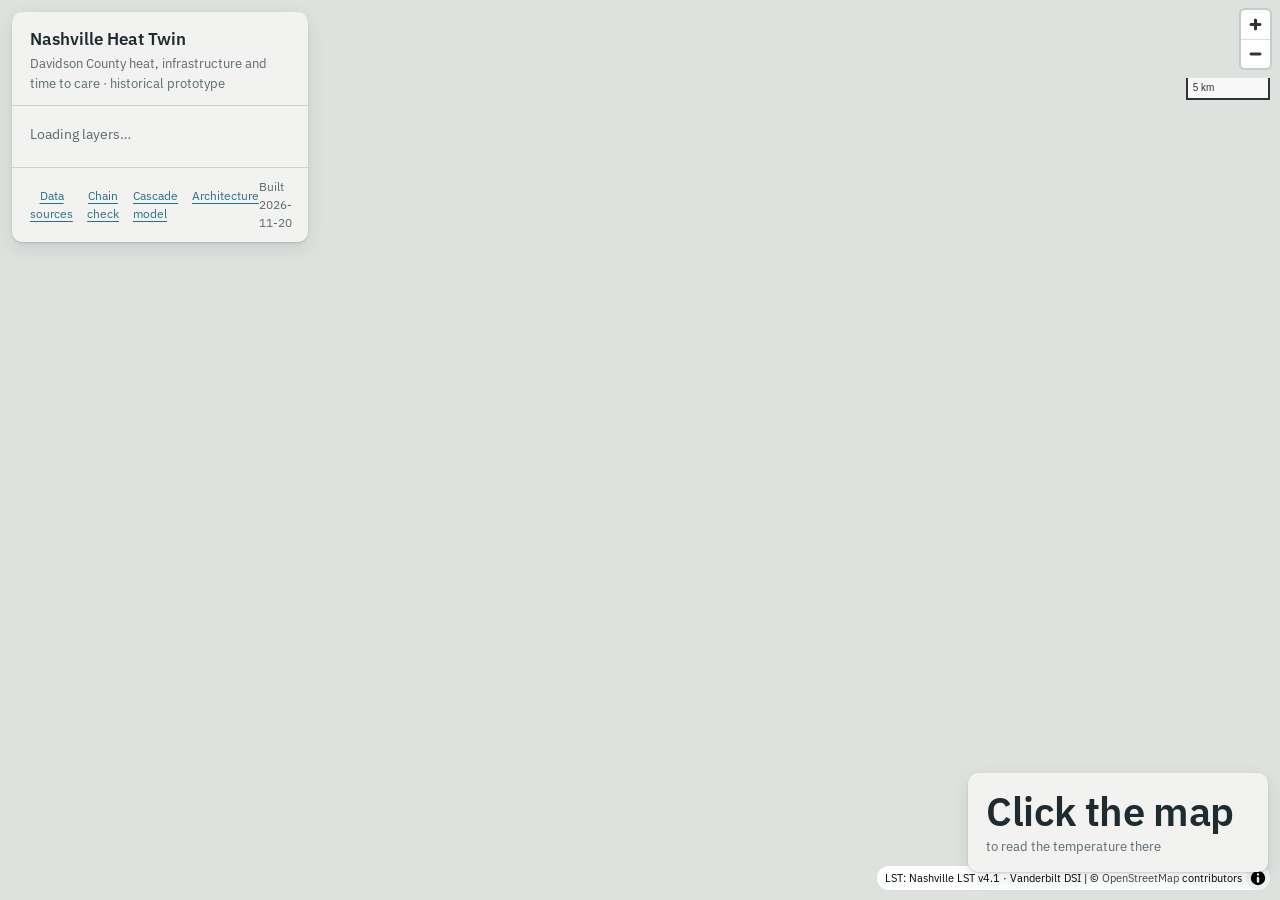
<file: site/index.html>
<!doctype html>
<html lang="en">
<head>
  <meta charset="utf-8">
  <meta name="viewport" content="width=device-width, initial-scale=1, viewport-fit=cover">
  <title>Nashville Heat Twin</title>
  <meta name="description" content="Davidson County (Nashville) heat, infrastructure and care access — a historical digital twin prototype.">
  <link rel="preconnect" href="https://fonts.googleapis.com">
  <link rel="preconnect" href="https://fonts.gstatic.com" crossorigin>
  <link href="https://fonts.googleapis.com/css2?family=IBM+Plex+Sans:wght@400;500;600&display=swap" rel="stylesheet">
  <!-- 【中文】MapLibre 已打包在 vendor/，不依赖外部 CDN / vendored, no CDN needed -->
  <link rel="stylesheet" href="vendor/maplibre-gl-4.7.1/maplibre-gl.css">
  <link rel="stylesheet" href="css/style.css">
</head>
<body>
  <div id="map" aria-label="Map"></div>

  <aside class="panel" id="panel">
    <header class="panel-head">
      <h1>Nashville Heat Twin</h1>
      <p class="lede">Davidson County heat, infrastructure and time to care · historical prototype</p>
      <button class="panel-toggle" id="panelToggle" aria-expanded="true" aria-controls="layerList">Layers</button>
    </header>
    <div class="layer-list" id="layerList">
      <p class="status" id="status">Loading layers…</p>
    </div>
    <footer class="panel-foot">
      <span class="foot-links">
        <button class="link-btn" id="openSources">Data sources</button>
        <button class="link-btn" id="openChain" hidden>Chain check</button>
        <a class="link-btn" href="cascade.html">Cascade model</a>
        <a class="link-btn" href="architecture/relation-atlas.html">Architecture</a>
      </span>
      <span class="built" id="builtAt"></span>
    </footer>
  </aside>

  <section class="readout" id="readout" aria-live="polite">
    <div class="readout-layer" id="readoutLayer"></div>
    <div class="readout-value"><span id="readoutNum">Click the map</span><span class="unit" id="readoutUnit"></span></div>
    <div class="ramp-wrap" id="rampWrap" hidden>
      <div class="ramp" id="ramp"><span class="marker" id="marker" hidden></span></div>
      <div class="ramp-labels"><span id="rampMin"></span><span id="rampMax"></span></div>
    </div>
    <p class="readout-hint" id="readoutHint">to read the temperature there</p>
    <div class="feature" id="feature" hidden></div>
    <div class="vector-legends" id="vectorLegends"></div>
  </section>

  <!-- 【中文】时间回放：逐小时 LST + 每日事件数 / time playback -->
  <section class="timeline" id="timeline" hidden aria-label="Time playback">
    <div class="tl-row">
      <button class="tl-play" id="tlPlay" aria-label="Play">
        <svg viewBox="0 0 16 16" width="14" height="14" aria-hidden="true"><path id="tlPlayIcon" d="M4 2.5v11l9-5.5z"/></svg>
      </button>
      <div class="tl-time">
        <span class="tl-date" id="tlDate"></span>
        <span class="tl-hour" id="tlHour"></span>
      </div>
      <span class="tl-tag" id="tlTag"></span>
      <span class="tl-warn" id="tlWarn" hidden></span>
    </div>
    <input class="tl-slider" id="tlSlider" type="range" min="0" max="0" step="1" value="0" aria-label="Hour">
    <div class="tl-days" id="tlDays"></div>
    <div class="tl-key" id="tlKey"></div>
  </section>

  <dialog class="sources" id="sourcesDialog">
    <form method="dialog" class="sources-head">
      <h2>Data sources</h2>
      <button class="close" aria-label="Close">Close</button>
    </form>
    <div class="sources-body" id="sourcesBody"></div>
  </dialog>

  <dialog class="sources" id="chainDialog">
    <form method="dialog" class="sources-head">
      <h2>Chain check · LST → roads → events</h2>
      <button class="close" aria-label="Close">Close</button>
    </form>
    <div class="sources-body" id="chainBody"></div>
  </dialog>

  <script src="vendor/maplibre-gl-4.7.1/maplibre-gl.js"></script>
  <script type="module" src="js/app.js"></script>
</body>
</html>
</file>
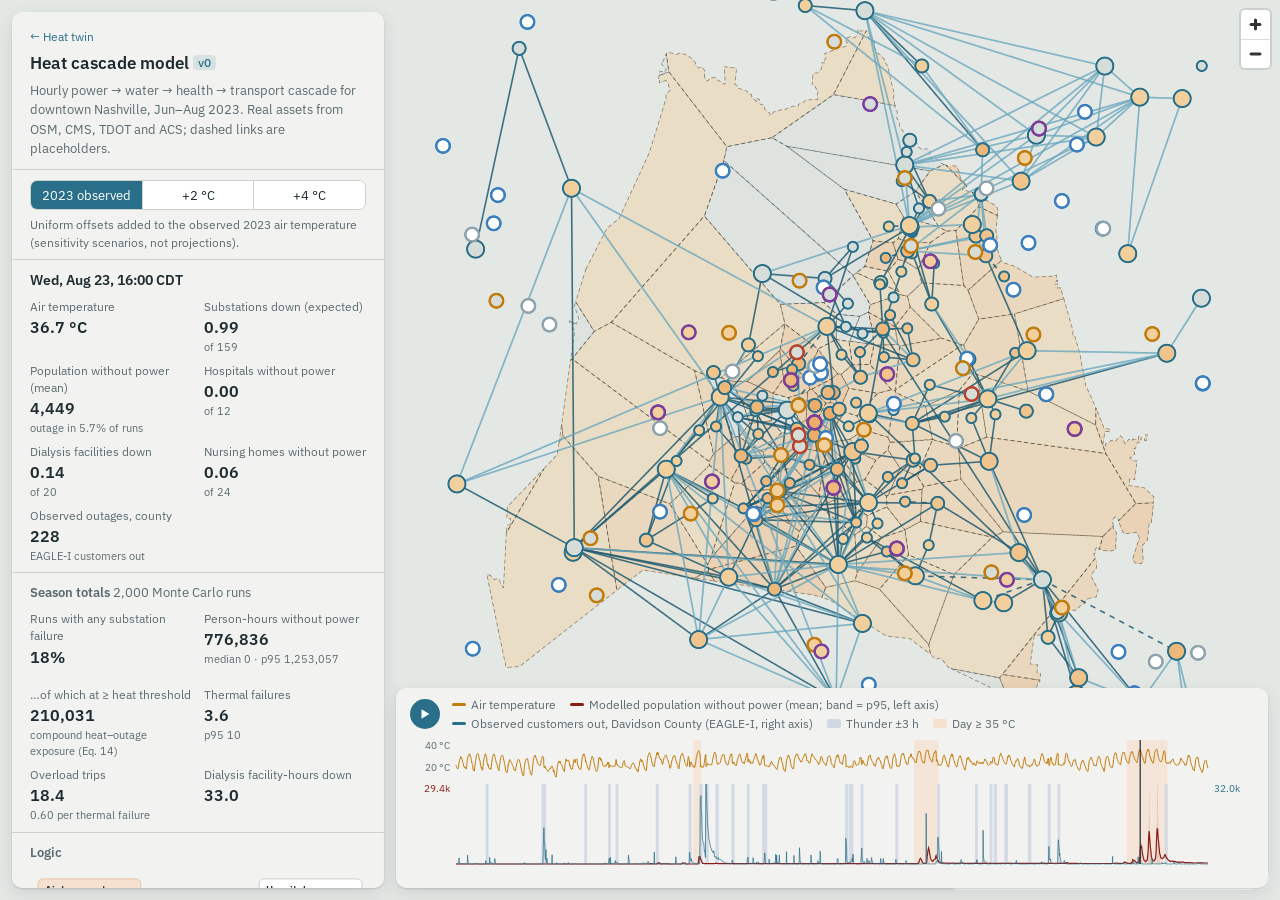
<file: site/cascade.html>
<!doctype html>
<html lang="en">
<head>
  <meta charset="utf-8">
  <meta name="viewport" content="width=device-width, initial-scale=1, viewport-fit=cover">
  <title>Heat Cascade Model</title>
  <meta name="description" content="Dependency graph and hourly heat-cascade simulation for downtown Nashville, summer 2023 (model v0).">
  <link rel="preconnect" href="https://fonts.googleapis.com">
  <link rel="preconnect" href="https://fonts.gstatic.com" crossorigin>
  <link href="https://fonts.googleapis.com/css2?family=IBM+Plex+Sans:wght@400;500;600&display=swap" rel="stylesheet">
  <link rel="stylesheet" href="vendor/maplibre-gl-4.7.1/maplibre-gl.css">
  <link rel="stylesheet" href="css/style.css">
  <link rel="stylesheet" href="css/cascade.css">
</head>
<body class="cascade">
  <div id="map" aria-label="Map of the dependency graph"></div>

  <aside class="cpanel" id="cpanel">
    <header class="cpanel-head">
      <a class="back" href="index.html">← Heat twin</a>
      <h1>Heat cascade model <span class="ver">v0</span></h1>
      <p class="lede">Hourly power → water → health → transport cascade for downtown Nashville, Jun–Aug 2023.
        Real assets from OSM, CMS, TDOT and ACS; dashed links are placeholders.</p>
    </header>

    <section class="block">
      <div class="seg" id="scenario" role="radiogroup" aria-label="Warming scenario"></div>
      <p class="hint">Uniform offsets added to the observed 2023 air temperature (sensitivity scenarios, not projections).</p>
    </section>

    <section class="block" id="now">
      <h2 id="nowTime">—</h2>
      <div class="kpis" id="kpis"></div>
    </section>

    <section class="block">
      <h2>Season totals <span class="sub" id="runsNote"></span></h2>
      <div class="kpis" id="season"></div>
    </section>

    <section class="block">
      <h2>Logic</h2>
      <div id="logic" class="logic"></div>
    </section>

    <section class="block">
      <h2>Layers</h2>
      <div id="toggles" class="toggles"></div>
    </section>

    <section class="block">
      <h2>Validation against observations</h2>
      <div id="validation" class="validation"></div>
    </section>

    <section class="block" id="extrasBlock" hidden>
      <h2>Access, river cooling and calibration</h2>
      <div id="extras" class="validation"></div>
    </section>

    <section class="block">
      <h2>Most sensitive parameters</h2>
      <div id="sensitivity"></div>
    </section>

    <footer class="cpanel-foot">
      <a href="https://github.com/hibu-11/nashville-heat-twin/blob/main/docs/HANDBOOK.md" target="_blank" rel="noopener">Model handbook (equations, sources)</a>
      <span id="runId"></span>
    </footer>
  </aside>

  <section class="card" id="card" hidden aria-live="polite"></section>

  <section class="chart-dock" id="dock" aria-label="Hourly time series">
    <div class="dock-row">
      <button class="tl-play" id="play" aria-label="Play">
        <svg viewBox="0 0 16 16" width="14" height="14" aria-hidden="true"><path id="playIcon" d="M4 2.5v11l9-5.5z"/></svg>
      </button>
      <div class="dock-legend" id="dockLegend"></div>
    </div>
    <div class="dock-chart" id="chart"></div>
  </section>

  <script src="vendor/maplibre-gl-4.7.1/maplibre-gl.js"></script>
  <script type="module" src="js/cascade.js"></script>
</body>
</html>
</file>
<file: site/vendor/maplibre-gl-4.7.1/maplibre-gl.css>
.maplibregl-map{font:12px/20px Helvetica Neue,Arial,Helvetica,sans-serif;overflow:hidden;position:relative;-webkit-tap-highlight-color:rgb(0 0 0/0)}.maplibregl-canvas{left:0;position:absolute;top:0}.maplibregl-map:fullscreen{height:100%;width:100%}.maplibregl-ctrl-group button.maplibregl-ctrl-compass{touch-action:none}.maplibregl-canvas-container.maplibregl-interactive,.maplibregl-ctrl-group button.maplibregl-ctrl-compass{cursor:grab;-webkit-user-select:none;-moz-user-select:none;user-select:none}.maplibregl-canvas-container.maplibregl-interactive.maplibregl-track-pointer{cursor:pointer}.maplibregl-canvas-container.maplibregl-interactive:active,.maplibregl-ctrl-group button.maplibregl-ctrl-compass:active{cursor:grabbing}.maplibregl-canvas-container.maplibregl-touch-zoom-rotate,.maplibregl-canvas-container.maplibregl-touch-zoom-rotate .maplibregl-canvas{touch-action:pan-x pan-y}.maplibregl-canvas-container.maplibregl-touch-drag-pan,.maplibregl-canvas-container.maplibregl-touch-drag-pan .maplibregl-canvas{touch-action:pinch-zoom}.maplibregl-canvas-container.maplibregl-touch-zoom-rotate.maplibregl-touch-drag-pan,.maplibregl-canvas-container.maplibregl-touch-zoom-rotate.maplibregl-touch-drag-pan .maplibregl-canvas{touch-action:none}.maplibregl-canvas-container.maplibregl-touch-drag-pan.maplibregl-cooperative-gestures,.maplibregl-canvas-container.maplibregl-touch-drag-pan.maplibregl-cooperative-gestures .maplibregl-canvas{touch-action:pan-x pan-y}.maplibregl-ctrl-bottom-left,.maplibregl-ctrl-bottom-right,.maplibregl-ctrl-top-left,.maplibregl-ctrl-top-right{pointer-events:none;position:absolute;z-index:2}.maplibregl-ctrl-top-left{left:0;top:0}.maplibregl-ctrl-top-right{right:0;top:0}.maplibregl-ctrl-bottom-left{bottom:0;left:0}.maplibregl-ctrl-bottom-right{bottom:0;right:0}.maplibregl-ctrl{clear:both;pointer-events:auto;transform:translate(0)}.maplibregl-ctrl-top-left .maplibregl-ctrl{float:left;margin:10px 0 0 10px}.maplibregl-ctrl-top-right .maplibregl-ctrl{float:right;margin:10px 10px 0 0}.maplibregl-ctrl-bottom-left .maplibregl-ctrl{float:left;margin:0 0 10px 10px}.maplibregl-ctrl-bottom-right .maplibregl-ctrl{float:right;margin:0 10px 10px 0}.maplibregl-ctrl-group{background:#fff;border-radius:4px}.maplibregl-ctrl-group:not(:empty){box-shadow:0 0 0 2px rgba(0,0,0,.1)}@media (forced-colors:active){.maplibregl-ctrl-group:not(:empty){box-shadow:0 0 0 2px ButtonText}}.maplibregl-ctrl-group button{background-color:transparent;border:0;box-sizing:border-box;cursor:pointer;display:block;height:29px;outline:none;padding:0;width:29px}.maplibregl-ctrl-group button+button{border-top:1px solid #ddd}.maplibregl-ctrl button .maplibregl-ctrl-icon{background-position:50%;background-repeat:no-repeat;display:block;height:100%;width:100%}@media (forced-colors:active){.maplibregl-ctrl-icon{background-color:transparent}.maplibregl-ctrl-group button+button{border-top:1px solid ButtonText}}.maplibregl-ctrl button::-moz-focus-inner{border:0;padding:0}.maplibregl-ctrl-attrib-button:focus,.maplibregl-ctrl-group button:focus{box-shadow:0 0 2px 2px #0096ff}.maplibregl-ctrl button:disabled{cursor:not-allowed}.maplibregl-ctrl button:disabled .maplibregl-ctrl-icon{opacity:.25}.maplibregl-ctrl button:not(:disabled):hover{background-color:rgb(0 0 0/5%)}.maplibregl-ctrl-group button:focus:focus-visible{box-shadow:0 0 2px 2px #0096ff}.maplibregl-ctrl-group button:focus:not(:focus-visible){box-shadow:none}.maplibregl-ctrl-group button:focus:first-child{border-radius:4px 4px 0 0}.maplibregl-ctrl-group button:focus:last-child{border-radius:0 0 4px 4px}.maplibregl-ctrl-group button:focus:only-child{border-radius:inherit}.maplibregl-ctrl button.maplibregl-ctrl-zoom-out .maplibregl-ctrl-icon{background-image:url("data:image/svg+xml;charset=utf-8,%3Csvg xmlns='http://www.w3.org/2000/svg' width='29' height='29' fill='%23333' viewBox='0 0 29 29'%3E%3Cpath d='M10 13c-.75 0-1.5.75-1.5 1.5S9.25 16 10 16h9c.75 0 1.5-.75 1.5-1.5S19.75 13 19 13z'/%3E%3C/svg%3E")}.maplibregl-ctrl button.maplibregl-ctrl-zoom-in .maplibregl-ctrl-icon{background-image:url("data:image/svg+xml;charset=utf-8,%3Csvg xmlns='http://www.w3.org/2000/svg' width='29' height='29' fill='%23333' viewBox='0 0 29 29'%3E%3Cpath d='M14.5 8.5c-.75 0-1.5.75-1.5 1.5v3h-3c-.75 0-1.5.75-1.5 1.5S9.25 16 10 16h3v3c0 .75.75 1.5 1.5 1.5S16 19.75 16 19v-3h3c.75 0 1.5-.75 1.5-1.5S19.75 13 19 13h-3v-3c0-.75-.75-1.5-1.5-1.5'/%3E%3C/svg%3E")}@media (forced-colors:active){.maplibregl-ctrl button.maplibregl-ctrl-zoom-out .maplibregl-ctrl-icon{background-image:url("data:image/svg+xml;charset=utf-8,%3Csvg xmlns='http://www.w3.org/2000/svg' width='29' height='29' fill='%23fff' viewBox='0 0 29 29'%3E%3Cpath d='M10 13c-.75 0-1.5.75-1.5 1.5S9.25 16 10 16h9c.75 0 1.5-.75 1.5-1.5S19.75 13 19 13z'/%3E%3C/svg%3E")}.maplibregl-ctrl button.maplibregl-ctrl-zoom-in .maplibregl-ctrl-icon{background-image:url("data:image/svg+xml;charset=utf-8,%3Csvg xmlns='http://www.w3.org/2000/svg' width='29' height='29' fill='%23fff' viewBox='0 0 29 29'%3E%3Cpath d='M14.5 8.5c-.75 0-1.5.75-1.5 1.5v3h-3c-.75 0-1.5.75-1.5 1.5S9.25 16 10 16h3v3c0 .75.75 1.5 1.5 1.5S16 19.75 16 19v-3h3c.75 0 1.5-.75 1.5-1.5S19.75 13 19 13h-3v-3c0-.75-.75-1.5-1.5-1.5'/%3E%3C/svg%3E")}}@media (forced-colors:active) and (prefers-color-scheme:light){.maplibregl-ctrl button.maplibregl-ctrl-zoom-out .maplibregl-ctrl-icon{background-image:url("data:image/svg+xml;charset=utf-8,%3Csvg xmlns='http://www.w3.org/2000/svg' width='29' height='29' viewBox='0 0 29 29'%3E%3Cpath d='M10 13c-.75 0-1.5.75-1.5 1.5S9.25 16 10 16h9c.75 0 1.5-.75 1.5-1.5S19.75 13 19 13z'/%3E%3C/svg%3E")}.maplibregl-ctrl button.maplibregl-ctrl-zoom-in .maplibregl-ctrl-icon{background-image:url("data:image/svg+xml;charset=utf-8,%3Csvg xmlns='http://www.w3.org/2000/svg' width='29' height='29' viewBox='0 0 29 29'%3E%3Cpath d='M14.5 8.5c-.75 0-1.5.75-1.5 1.5v3h-3c-.75 0-1.5.75-1.5 1.5S9.25 16 10 16h3v3c0 .75.75 1.5 1.5 1.5S16 19.75 16 19v-3h3c.75 0 1.5-.75 1.5-1.5S19.75 13 19 13h-3v-3c0-.75-.75-1.5-1.5-1.5'/%3E%3C/svg%3E")}}.maplibregl-ctrl button.maplibregl-ctrl-fullscreen .maplibregl-ctrl-icon{background-image:url("data:image/svg+xml;charset=utf-8,%3Csvg xmlns='http://www.w3.org/2000/svg' width='29' height='29' fill='%23333' viewBox='0 0 29 29'%3E%3Cpath d='M24 16v5.5c0 1.75-.75 2.5-2.5 2.5H16v-1l3-1.5-4-5.5 1-1 5.5 4 1.5-3zM6 16l1.5 3 5.5-4 1 1-4 5.5 3 1.5v1H7.5C5.75 24 5 23.25 5 21.5V16zm7-11v1l-3 1.5 4 5.5-1 1-5.5-4L6 13H5V7.5C5 5.75 5.75 5 7.5 5zm11 2.5c0-1.75-.75-2.5-2.5-2.5H16v1l3 1.5-4 5.5 1 1 5.5-4 1.5 3h1z'/%3E%3C/svg%3E")}.maplibregl-ctrl button.maplibregl-ctrl-shrink .maplibregl-ctrl-icon{background-image:url("data:image/svg+xml;charset=utf-8,%3Csvg xmlns='http://www.w3.org/2000/svg' width='29' height='29' viewBox='0 0 29 29'%3E%3Cpath d='M18.5 16c-1.75 0-2.5.75-2.5 2.5V24h1l1.5-3 5.5 4 1-1-4-5.5 3-1.5v-1zM13 18.5c0-1.75-.75-2.5-2.5-2.5H5v1l3 1.5L4 24l1 1 5.5-4 1.5 3h1zm3-8c0 1.75.75 2.5 2.5 2.5H24v-1l-3-1.5L25 5l-1-1-5.5 4L17 5h-1zM10.5 13c1.75 0 2.5-.75 2.5-2.5V5h-1l-1.5 3L5 4 4 5l4 5.5L5 12v1z'/%3E%3C/svg%3E")}@media (forced-colors:active){.maplibregl-ctrl button.maplibregl-ctrl-fullscreen .maplibregl-ctrl-icon{background-image:url("data:image/svg+xml;charset=utf-8,%3Csvg xmlns='http://www.w3.org/2000/svg' width='29' height='29' fill='%23fff' viewBox='0 0 29 29'%3E%3Cpath d='M24 16v5.5c0 1.75-.75 2.5-2.5 2.5H16v-1l3-1.5-4-5.5 1-1 5.5 4 1.5-3zM6 16l1.5 3 5.5-4 1 1-4 5.5 3 1.5v1H7.5C5.75 24 5 23.25 5 21.5V16zm7-11v1l-3 1.5 4 5.5-1 1-5.5-4L6 13H5V7.5C5 5.75 5.75 5 7.5 5zm11 2.5c0-1.75-.75-2.5-2.5-2.5H16v1l3 1.5-4 5.5 1 1 5.5-4 1.5 3h1z'/%3E%3C/svg%3E")}.maplibregl-ctrl button.maplibregl-ctrl-shrink .maplibregl-ctrl-icon{background-image:url("data:image/svg+xml;charset=utf-8,%3Csvg xmlns='http://www.w3.org/2000/svg' width='29' height='29' fill='%23fff' viewBox='0 0 29 29'%3E%3Cpath d='M18.5 16c-1.75 0-2.5.75-2.5 2.5V24h1l1.5-3 5.5 4 1-1-4-5.5 3-1.5v-1zM13 18.5c0-1.75-.75-2.5-2.5-2.5H5v1l3 1.5L4 24l1 1 5.5-4 1.5 3h1zm3-8c0 1.75.75 2.5 2.5 2.5H24v-1l-3-1.5L25 5l-1-1-5.5 4L17 5h-1zM10.5 13c1.75 0 2.5-.75 2.5-2.5V5h-1l-1.5 3L5 4 4 5l4 5.5L5 12v1z'/%3E%3C/svg%3E")}}@media (forced-colors:active) and (prefers-color-scheme:light){.maplibregl-ctrl button.maplibregl-ctrl-fullscreen .maplibregl-ctrl-icon{background-image:url("data:image/svg+xml;charset=utf-8,%3Csvg xmlns='http://www.w3.org/2000/svg' width='29' height='29' viewBox='0 0 29 29'%3E%3Cpath d='M24 16v5.5c0 1.75-.75 2.5-2.5 2.5H16v-1l3-1.5-4-5.5 1-1 5.5 4 1.5-3zM6 16l1.5 3 5.5-4 1 1-4 5.5 3 1.5v1H7.5C5.75 24 5 23.25 5 21.5V16zm7-11v1l-3 1.5 4 5.5-1 1-5.5-4L6 13H5V7.5C5 5.75 5.75 5 7.5 5zm11 2.5c0-1.75-.75-2.5-2.5-2.5H16v1l3 1.5-4 5.5 1 1 5.5-4 1.5 3h1z'/%3E%3C/svg%3E")}.maplibregl-ctrl button.maplibregl-ctrl-shrink .maplibregl-ctrl-icon{background-image:url("data:image/svg+xml;charset=utf-8,%3Csvg xmlns='http://www.w3.org/2000/svg' width='29' height='29' viewBox='0 0 29 29'%3E%3Cpath d='M18.5 16c-1.75 0-2.5.75-2.5 2.5V24h1l1.5-3 5.5 4 1-1-4-5.5 3-1.5v-1zM13 18.5c0-1.75-.75-2.5-2.5-2.5H5v1l3 1.5L4 24l1 1 5.5-4 1.5 3h1zm3-8c0 1.75.75 2.5 2.5 2.5H24v-1l-3-1.5L25 5l-1-1-5.5 4L17 5h-1zM10.5 13c1.75 0 2.5-.75 2.5-2.5V5h-1l-1.5 3L5 4 4 5l4 5.5L5 12v1z'/%3E%3C/svg%3E")}}.maplibregl-ctrl button.maplibregl-ctrl-compass .maplibregl-ctrl-icon{background-image:url("data:image/svg+xml;charset=utf-8,%3Csvg xmlns='http://www.w3.org/2000/svg' width='29' height='29' fill='%23333' viewBox='0 0 29 29'%3E%3Cpath d='m10.5 14 4-8 4 8z'/%3E%3Cpath fill='%23ccc' d='m10.5 16 4 8 4-8z'/%3E%3C/svg%3E")}@media (forced-colors:active){.maplibregl-ctrl button.maplibregl-ctrl-compass .maplibregl-ctrl-icon{background-image:url("data:image/svg+xml;charset=utf-8,%3Csvg xmlns='http://www.w3.org/2000/svg' width='29' height='29' fill='%23fff' viewBox='0 0 29 29'%3E%3Cpath d='m10.5 14 4-8 4 8z'/%3E%3Cpath fill='%23ccc' d='m10.5 16 4 8 4-8z'/%3E%3C/svg%3E")}}@media (forced-colors:active) and (prefers-color-scheme:light){.maplibregl-ctrl button.maplibregl-ctrl-compass .maplibregl-ctrl-icon{background-image:url("data:image/svg+xml;charset=utf-8,%3Csvg xmlns='http://www.w3.org/2000/svg' width='29' height='29' viewBox='0 0 29 29'%3E%3Cpath d='m10.5 14 4-8 4 8z'/%3E%3Cpath fill='%23ccc' d='m10.5 16 4 8 4-8z'/%3E%3C/svg%3E")}}.maplibregl-ctrl button.maplibregl-ctrl-terrain .maplibregl-ctrl-icon{background-image:url("data:image/svg+xml;charset=utf-8,%3Csvg xmlns='http://www.w3.org/2000/svg' width='22' height='22' fill='%23333' viewBox='0 0 22 22'%3E%3Cpath d='m1.754 13.406 4.453-4.851 3.09 3.09 3.281 3.277.969-.969-3.309-3.312 3.844-4.121 6.148 6.886h1.082v-.855l-7.207-8.07-4.84 5.187L6.169 6.57l-5.48 5.965v.871ZM.688 16.844h20.625v1.375H.688Zm0 0'/%3E%3C/svg%3E")}.maplibregl-ctrl button.maplibregl-ctrl-terrain-enabled .maplibregl-ctrl-icon{background-image:url("data:image/svg+xml;charset=utf-8,%3Csvg xmlns='http://www.w3.org/2000/svg' width='22' height='22' fill='%2333b5e5' viewBox='0 0 22 22'%3E%3Cpath d='m1.754 13.406 4.453-4.851 3.09 3.09 3.281 3.277.969-.969-3.309-3.312 3.844-4.121 6.148 6.886h1.082v-.855l-7.207-8.07-4.84 5.187L6.169 6.57l-5.48 5.965v.871ZM.688 16.844h20.625v1.375H.688Zm0 0'/%3E%3C/svg%3E")}.maplibregl-ctrl button.maplibregl-ctrl-geolocate .maplibregl-ctrl-icon{background-image:url("data:image/svg+xml;charset=utf-8,%3Csvg xmlns='http://www.w3.org/2000/svg' width='29' height='29' fill='%23333' viewBox='0 0 20 20'%3E%3Cpath d='M10 4C9 4 9 5 9 5v.1A5 5 0 0 0 5.1 9H5s-1 0-1 1 1 1 1 1h.1A5 5 0 0 0 9 14.9v.1s0 1 1 1 1-1 1-1v-.1a5 5 0 0 0 3.9-3.9h.1s1 0 1-1-1-1-1-1h-.1A5 5 0 0 0 11 5.1V5s0-1-1-1m0 2.5a3.5 3.5 0 1 1 0 7 3.5 3.5 0 1 1 0-7'/%3E%3Ccircle cx='10' cy='10' r='2'/%3E%3C/svg%3E")}.maplibregl-ctrl button.maplibregl-ctrl-geolocate:disabled .maplibregl-ctrl-icon{background-image:url("data:image/svg+xml;charset=utf-8,%3Csvg xmlns='http://www.w3.org/2000/svg' width='29' height='29' fill='%23aaa' viewBox='0 0 20 20'%3E%3Cpath d='M10 4C9 4 9 5 9 5v.1A5 5 0 0 0 5.1 9H5s-1 0-1 1 1 1 1 1h.1A5 5 0 0 0 9 14.9v.1s0 1 1 1 1-1 1-1v-.1a5 5 0 0 0 3.9-3.9h.1s1 0 1-1-1-1-1-1h-.1A5 5 0 0 0 11 5.1V5s0-1-1-1m0 2.5a3.5 3.5 0 1 1 0 7 3.5 3.5 0 1 1 0-7'/%3E%3Ccircle cx='10' cy='10' r='2'/%3E%3Cpath fill='red' d='m14 5 1 1-9 9-1-1z'/%3E%3C/svg%3E")}.maplibregl-ctrl button.maplibregl-ctrl-geolocate.maplibregl-ctrl-geolocate-active .maplibregl-ctrl-icon{background-image:url("data:image/svg+xml;charset=utf-8,%3Csvg xmlns='http://www.w3.org/2000/svg' width='29' height='29' fill='%2333b5e5' viewBox='0 0 20 20'%3E%3Cpath d='M10 4C9 4 9 5 9 5v.1A5 5 0 0 0 5.1 9H5s-1 0-1 1 1 1 1 1h.1A5 5 0 0 0 9 14.9v.1s0 1 1 1 1-1 1-1v-.1a5 5 0 0 0 3.9-3.9h.1s1 0 1-1-1-1-1-1h-.1A5 5 0 0 0 11 5.1V5s0-1-1-1m0 2.5a3.5 3.5 0 1 1 0 7 3.5 3.5 0 1 1 0-7'/%3E%3Ccircle cx='10' cy='10' r='2'/%3E%3C/svg%3E")}.maplibregl-ctrl button.maplibregl-ctrl-geolocate.maplibregl-ctrl-geolocate-active-error .maplibregl-ctrl-icon{background-image:url("data:image/svg+xml;charset=utf-8,%3Csvg xmlns='http://www.w3.org/2000/svg' width='29' height='29' fill='%23e58978' viewBox='0 0 20 20'%3E%3Cpath d='M10 4C9 4 9 5 9 5v.1A5 5 0 0 0 5.1 9H5s-1 0-1 1 1 1 1 1h.1A5 5 0 0 0 9 14.9v.1s0 1 1 1 1-1 1-1v-.1a5 5 0 0 0 3.9-3.9h.1s1 0 1-1-1-1-1-1h-.1A5 5 0 0 0 11 5.1V5s0-1-1-1m0 2.5a3.5 3.5 0 1 1 0 7 3.5 3.5 0 1 1 0-7'/%3E%3Ccircle cx='10' cy='10' r='2'/%3E%3C/svg%3E")}.maplibregl-ctrl button.maplibregl-ctrl-geolocate.maplibregl-ctrl-geolocate-background .maplibregl-ctrl-icon{background-image:url("data:image/svg+xml;charset=utf-8,%3Csvg xmlns='http://www.w3.org/2000/svg' width='29' height='29' fill='%2333b5e5' viewBox='0 0 20 20'%3E%3Cpath d='M10 4C9 4 9 5 9 5v.1A5 5 0 0 0 5.1 9H5s-1 0-1 1 1 1 1 1h.1A5 5 0 0 0 9 14.9v.1s0 1 1 1 1-1 1-1v-.1a5 5 0 0 0 3.9-3.9h.1s1 0 1-1-1-1-1-1h-.1A5 5 0 0 0 11 5.1V5s0-1-1-1m0 2.5a3.5 3.5 0 1 1 0 7 3.5 3.5 0 1 1 0-7'/%3E%3C/svg%3E")}.maplibregl-ctrl button.maplibregl-ctrl-geolocate.maplibregl-ctrl-geolocate-background-error .maplibregl-ctrl-icon{background-image:url("data:image/svg+xml;charset=utf-8,%3Csvg xmlns='http://www.w3.org/2000/svg' width='29' height='29' fill='%23e54e33' viewBox='0 0 20 20'%3E%3Cpath d='M10 4C9 4 9 5 9 5v.1A5 5 0 0 0 5.1 9H5s-1 0-1 1 1 1 1 1h.1A5 5 0 0 0 9 14.9v.1s0 1 1 1 1-1 1-1v-.1a5 5 0 0 0 3.9-3.9h.1s1 0 1-1-1-1-1-1h-.1A5 5 0 0 0 11 5.1V5s0-1-1-1m0 2.5a3.5 3.5 0 1 1 0 7 3.5 3.5 0 1 1 0-7'/%3E%3C/svg%3E")}.maplibregl-ctrl button.maplibregl-ctrl-geolocate.maplibregl-ctrl-geolocate-waiting .maplibregl-ctrl-icon{animation:maplibregl-spin 2s linear infinite}@media (forced-colors:active){.maplibregl-ctrl button.maplibregl-ctrl-geolocate .maplibregl-ctrl-icon{background-image:url("data:image/svg+xml;charset=utf-8,%3Csvg xmlns='http://www.w3.org/2000/svg' width='29' height='29' fill='%23fff' viewBox='0 0 20 20'%3E%3Cpath d='M10 4C9 4 9 5 9 5v.1A5 5 0 0 0 5.1 9H5s-1 0-1 1 1 1 1 1h.1A5 5 0 0 0 9 14.9v.1s0 1 1 1 1-1 1-1v-.1a5 5 0 0 0 3.9-3.9h.1s1 0 1-1-1-1-1-1h-.1A5 5 0 0 0 11 5.1V5s0-1-1-1m0 2.5a3.5 3.5 0 1 1 0 7 3.5 3.5 0 1 1 0-7'/%3E%3Ccircle cx='10' cy='10' r='2'/%3E%3C/svg%3E")}.maplibregl-ctrl button.maplibregl-ctrl-geolocate:disabled .maplibregl-ctrl-icon{background-image:url("data:image/svg+xml;charset=utf-8,%3Csvg xmlns='http://www.w3.org/2000/svg' width='29' height='29' fill='%23999' viewBox='0 0 20 20'%3E%3Cpath d='M10 4C9 4 9 5 9 5v.1A5 5 0 0 0 5.1 9H5s-1 0-1 1 1 1 1 1h.1A5 5 0 0 0 9 14.9v.1s0 1 1 1 1-1 1-1v-.1a5 5 0 0 0 3.9-3.9h.1s1 0 1-1-1-1-1-1h-.1A5 5 0 0 0 11 5.1V5s0-1-1-1m0 2.5a3.5 3.5 0 1 1 0 7 3.5 3.5 0 1 1 0-7'/%3E%3Ccircle cx='10' cy='10' r='2'/%3E%3Cpath fill='red' d='m14 5 1 1-9 9-1-1z'/%3E%3C/svg%3E")}.maplibregl-ctrl button.maplibregl-ctrl-geolocate.maplibregl-ctrl-geolocate-active .maplibregl-ctrl-icon{background-image:url("data:image/svg+xml;charset=utf-8,%3Csvg xmlns='http://www.w3.org/2000/svg' width='29' height='29' fill='%2333b5e5' viewBox='0 0 20 20'%3E%3Cpath d='M10 4C9 4 9 5 9 5v.1A5 5 0 0 0 5.1 9H5s-1 0-1 1 1 1 1 1h.1A5 5 0 0 0 9 14.9v.1s0 1 1 1 1-1 1-1v-.1a5 5 0 0 0 3.9-3.9h.1s1 0 1-1-1-1-1-1h-.1A5 5 0 0 0 11 5.1V5s0-1-1-1m0 2.5a3.5 3.5 0 1 1 0 7 3.5 3.5 0 1 1 0-7'/%3E%3Ccircle cx='10' cy='10' r='2'/%3E%3C/svg%3E")}.maplibregl-ctrl button.maplibregl-ctrl-geolocate.maplibregl-ctrl-geolocate-active-error .maplibregl-ctrl-icon{background-image:url("data:image/svg+xml;charset=utf-8,%3Csvg xmlns='http://www.w3.org/2000/svg' width='29' height='29' fill='%23e58978' viewBox='0 0 20 20'%3E%3Cpath d='M10 4C9 4 9 5 9 5v.1A5 5 0 0 0 5.1 9H5s-1 0-1 1 1 1 1 1h.1A5 5 0 0 0 9 14.9v.1s0 1 1 1 1-1 1-1v-.1a5 5 0 0 0 3.9-3.9h.1s1 0 1-1-1-1-1-1h-.1A5 5 0 0 0 11 5.1V5s0-1-1-1m0 2.5a3.5 3.5 0 1 1 0 7 3.5 3.5 0 1 1 0-7'/%3E%3Ccircle cx='10' cy='10' r='2'/%3E%3C/svg%3E")}.maplibregl-ctrl button.maplibregl-ctrl-geolocate.maplibregl-ctrl-geolocate-background .maplibregl-ctrl-icon{background-image:url("data:image/svg+xml;charset=utf-8,%3Csvg xmlns='http://www.w3.org/2000/svg' width='29' height='29' fill='%2333b5e5' viewBox='0 0 20 20'%3E%3Cpath d='M10 4C9 4 9 5 9 5v.1A5 5 0 0 0 5.1 9H5s-1 0-1 1 1 1 1 1h.1A5 5 0 0 0 9 14.9v.1s0 1 1 1 1-1 1-1v-.1a5 5 0 0 0 3.9-3.9h.1s1 0 1-1-1-1-1-1h-.1A5 5 0 0 0 11 5.1V5s0-1-1-1m0 2.5a3.5 3.5 0 1 1 0 7 3.5 3.5 0 1 1 0-7'/%3E%3C/svg%3E")}.maplibregl-ctrl button.maplibregl-ctrl-geolocate.maplibregl-ctrl-geolocate-background-error .maplibregl-ctrl-icon{background-image:url("data:image/svg+xml;charset=utf-8,%3Csvg xmlns='http://www.w3.org/2000/svg' width='29' height='29' fill='%23e54e33' viewBox='0 0 20 20'%3E%3Cpath d='M10 4C9 4 9 5 9 5v.1A5 5 0 0 0 5.1 9H5s-1 0-1 1 1 1 1 1h.1A5 5 0 0 0 9 14.9v.1s0 1 1 1 1-1 1-1v-.1a5 5 0 0 0 3.9-3.9h.1s1 0 1-1-1-1-1-1h-.1A5 5 0 0 0 11 5.1V5s0-1-1-1m0 2.5a3.5 3.5 0 1 1 0 7 3.5 3.5 0 1 1 0-7'/%3E%3C/svg%3E")}}@media (forced-colors:active) and (prefers-color-scheme:light){.maplibregl-ctrl button.maplibregl-ctrl-geolocate .maplibregl-ctrl-icon{background-image:url("data:image/svg+xml;charset=utf-8,%3Csvg xmlns='http://www.w3.org/2000/svg' width='29' height='29' viewBox='0 0 20 20'%3E%3Cpath d='M10 4C9 4 9 5 9 5v.1A5 5 0 0 0 5.1 9H5s-1 0-1 1 1 1 1 1h.1A5 5 0 0 0 9 14.9v.1s0 1 1 1 1-1 1-1v-.1a5 5 0 0 0 3.9-3.9h.1s1 0 1-1-1-1-1-1h-.1A5 5 0 0 0 11 5.1V5s0-1-1-1m0 2.5a3.5 3.5 0 1 1 0 7 3.5 3.5 0 1 1 0-7'/%3E%3Ccircle cx='10' cy='10' r='2'/%3E%3C/svg%3E")}.maplibregl-ctrl button.maplibregl-ctrl-geolocate:disabled .maplibregl-ctrl-icon{background-image:url("data:image/svg+xml;charset=utf-8,%3Csvg xmlns='http://www.w3.org/2000/svg' width='29' height='29' fill='%23666' viewBox='0 0 20 20'%3E%3Cpath d='M10 4C9 4 9 5 9 5v.1A5 5 0 0 0 5.1 9H5s-1 0-1 1 1 1 1 1h.1A5 5 0 0 0 9 14.9v.1s0 1 1 1 1-1 1-1v-.1a5 5 0 0 0 3.9-3.9h.1s1 0 1-1-1-1-1-1h-.1A5 5 0 0 0 11 5.1V5s0-1-1-1m0 2.5a3.5 3.5 0 1 1 0 7 3.5 3.5 0 1 1 0-7'/%3E%3Ccircle cx='10' cy='10' r='2'/%3E%3Cpath fill='red' d='m14 5 1 1-9 9-1-1z'/%3E%3C/svg%3E")}}@keyframes maplibregl-spin{0%{transform:rotate(0deg)}to{transform:rotate(1turn)}}a.maplibregl-ctrl-logo{background-image:url("data:image/svg+xml;charset=utf-8,%3Csvg xmlns='http://www.w3.org/2000/svg' width='88' height='23' fill='none'%3E%3Cpath fill='%23000' fill-opacity='.4' fill-rule='evenodd' d='M17.408 16.796h-1.827l2.501-12.095h.198l3.324 6.533.988 2.19.988-2.19 3.258-6.533h.181l2.6 12.095h-1.81l-1.218-5.644-.362-1.71-.658 1.71-2.929 5.644h-.098l-2.914-5.644-.757-1.71-.345 1.71zm1.958-3.42-.726 3.663a1.255 1.255 0 0 1-1.232 1.011h-1.827a1.255 1.255 0 0 1-1.229-1.509l2.501-12.095a1.255 1.255 0 0 1 1.23-1.001h.197a1.25 1.25 0 0 1 1.12.685l3.19 6.273 3.125-6.263a1.25 1.25 0 0 1 1.123-.695h.181a1.255 1.255 0 0 1 1.227.991l1.443 6.71a5 5 0 0 1 .314-.787l.009-.016a4.6 4.6 0 0 1 1.777-1.887c.782-.46 1.668-.667 2.611-.667a4.6 4.6 0 0 1 1.7.32l.306.134c.21-.16.474-.256.759-.256h1.694a1.255 1.255 0 0 1 1.212.925 1.255 1.255 0 0 1 1.212-.925h1.711c.284 0 .545.094.755.252.613-.3 1.312-.45 2.075-.45 1.356 0 2.557.445 3.482 1.4q.47.48.763 1.064V4.701a1.255 1.255 0 0 1 1.255-1.255h1.86A1.255 1.255 0 0 1 54.44 4.7v9.194h2.217c.19 0 .37.043.532.118v-4.77c0-.356.147-.678.385-.906a2.42 2.42 0 0 1-.682-1.71c0-.665.267-1.253.735-1.7a2.45 2.45 0 0 1 1.722-.674 2.43 2.43 0 0 1 1.705.675q.318.302.504.683V4.7a1.255 1.255 0 0 1 1.255-1.255h1.744A1.255 1.255 0 0 1 65.812 4.7v3.335a4.8 4.8 0 0 1 1.526-.246c.938 0 1.817.214 2.59.69a4.47 4.47 0 0 1 1.67 1.743v-.98a1.255 1.255 0 0 1 1.256-1.256h1.777c.233 0 .451.064.639.174a3.4 3.4 0 0 1 1.567-.372c.346 0 .861.02 1.285.232a1.25 1.25 0 0 1 .689 1.004 4.7 4.7 0 0 1 .853-.588c.795-.44 1.675-.647 2.61-.647 1.385 0 2.65.39 3.525 1.396.836.938 1.168 2.173 1.168 3.528q-.001.515-.056 1.051a1.255 1.255 0 0 1-.947 1.09l.408.952a1.255 1.255 0 0 1-.477 1.552c-.418.268-.92.463-1.458.612-.613.171-1.304.244-2.049.244-1.06 0-2.043-.207-2.886-.698l-.015-.008c-.798-.48-1.419-1.135-1.818-1.963l-.004-.008a5.8 5.8 0 0 1-.548-2.512q0-.429.053-.843a1.3 1.3 0 0 1-.333-.086l-.166-.004c-.223 0-.426.062-.643.228-.03.024-.142.139-.142.59v3.883a1.255 1.255 0 0 1-1.256 1.256h-1.777a1.255 1.255 0 0 1-1.256-1.256V15.69l-.032.057a4.8 4.8 0 0 1-1.86 1.833 5.04 5.04 0 0 1-2.484.634 4.5 4.5 0 0 1-1.935-.424 1.25 1.25 0 0 1-.764.258h-1.71a1.255 1.255 0 0 1-1.256-1.255V7.687a2.4 2.4 0 0 1-.428.625c.253.23.412.561.412.93v7.553a1.255 1.255 0 0 1-1.256 1.255h-1.843a1.25 1.25 0 0 1-.894-.373c-.228.23-.544.373-.894.373H51.32a1.255 1.255 0 0 1-1.256-1.255v-1.251l-.061.117a4.7 4.7 0 0 1-1.782 1.884 4.77 4.77 0 0 1-2.485.67 5.6 5.6 0 0 1-1.485-.188l.009 2.764a1.255 1.255 0 0 1-1.255 1.259h-1.729a1.255 1.255 0 0 1-1.255-1.255v-3.537a1.255 1.255 0 0 1-1.167.793h-1.679a1.25 1.25 0 0 1-.77-.263 4.5 4.5 0 0 1-1.945.429c-.885 0-1.724-.21-2.495-.632l-.017-.01a5 5 0 0 1-1.081-.836 1.255 1.255 0 0 1-1.254 1.312h-1.81a1.255 1.255 0 0 1-1.228-.99l-.782-3.625-2.044 3.939a1.25 1.25 0 0 1-1.115.676h-.098a1.25 1.25 0 0 1-1.116-.68l-2.061-3.994zM35.92 16.63l.207-.114.223-.15q.493-.356.735-.785l.061-.118.033 1.332h1.678V9.242h-1.694l-.033 1.267q-.133-.329-.526-.658l-.032-.028a3.2 3.2 0 0 0-.668-.428l-.27-.12a3.3 3.3 0 0 0-1.235-.23q-1.136-.001-1.974.493a3.36 3.36 0 0 0-1.3 1.382q-.445.89-.444 2.074 0 1.2.51 2.107a3.8 3.8 0 0 0 1.382 1.381 3.9 3.9 0 0 0 1.893.477q.795 0 1.455-.33zm-2.789-5.38q-.576.675-.575 1.762 0 1.102.559 1.794.576.675 1.645.675a2.25 2.25 0 0 0 .934-.19 2.2 2.2 0 0 0 .468-.29l.178-.161a2.2 2.2 0 0 0 .397-.561q.244-.5.244-1.15v-.115q0-.708-.296-1.267l-.043-.077a2.2 2.2 0 0 0-.633-.709l-.13-.086-.047-.028a2.1 2.1 0 0 0-1.073-.285q-1.052 0-1.629.692zm2.316 2.706c.163-.17.28-.407.28-.83v-.114c0-.292-.06-.508-.15-.68a.96.96 0 0 0-.353-.389.85.85 0 0 0-.464-.127c-.4 0-.56.114-.664.239l-.01.012c-.148.174-.275.45-.275.945 0 .506.122.801.27.99.097.11.266.224.68.224.303 0 .504-.09.687-.269zm7.545 1.705a2.6 2.6 0 0 0 .331.423q.319.33.755.548l.173.074q.65.255 1.49.255 1.02 0 1.844-.493a3.45 3.45 0 0 0 1.316-1.4q.493-.904.493-2.089 0-1.909-.988-2.913-.988-1.02-2.584-1.02-.898 0-1.575.347a3 3 0 0 0-.415.262l-.199.166a3.4 3.4 0 0 0-.64.82V9.242h-1.712v11.553h1.729l-.017-5.134zm.53-1.138q.206.29.48.5l.155.11.053.034q.51.296 1.119.297 1.07 0 1.645-.675.577-.69.576-1.762 0-1.119-.576-1.777-.558-.675-1.645-.675-.435 0-.835.16a2 2 0 0 0-.284.136 2 2 0 0 0-.363.254 2.2 2.2 0 0 0-.46.569l-.082.162a2.6 2.6 0 0 0-.213 1.072v.115q0 .707.296 1.267l.135.211zm.964-.818a1.1 1.1 0 0 0 .367.385.94.94 0 0 0 .476.118c.423 0 .59-.117.687-.23.159-.194.28-.478.28-.95 0-.53-.133-.8-.266-.952l-.021-.025c-.078-.094-.231-.221-.68-.221a1 1 0 0 0-.503.135l-.012.007a.86.86 0 0 0-.335.343c-.073.133-.132.324-.132.614v.115a1.4 1.4 0 0 0 .14.66zm15.7-6.222q.347-.346.346-.856a1.05 1.05 0 0 0-.345-.79 1.18 1.18 0 0 0-.84-.329q-.51 0-.855.33a1.05 1.05 0 0 0-.346.79q0 .51.346.855.345.346.856.346.51 0 .839-.346zm4.337 9.314.033-1.332q.191.403.59.747l.098.081a4 4 0 0 0 .316.224l.223.122a3.2 3.2 0 0 0 1.44.322 3.8 3.8 0 0 0 1.875-.477 3.5 3.5 0 0 0 1.382-1.366q.527-.89.526-2.09 0-1.184-.444-2.073a3.24 3.24 0 0 0-1.283-1.399q-.823-.51-1.942-.51a3.5 3.5 0 0 0-1.527.344l-.086.043-.165.09a3 3 0 0 0-.33.214q-.432.315-.656.707a2 2 0 0 0-.099.198l.082-1.283V4.701h-1.744v12.095zm.473-2.509a2.5 2.5 0 0 0 .566.7q.117.098.245.18l.144.08a2.1 2.1 0 0 0 .975.232q1.07 0 1.645-.675.576-.69.576-1.778 0-1.102-.576-1.777-.56-.691-1.645-.692a2.2 2.2 0 0 0-1.015.235q-.22.113-.415.282l-.15.142a2.1 2.1 0 0 0-.42.594q-.223.479-.223 1.1v.115q0 .705.293 1.26zm2.616-.293c.157-.191.28-.479.28-.967 0-.51-.13-.79-.276-.961l-.021-.026c-.082-.1-.232-.225-.67-.225a.87.87 0 0 0-.681.279l-.012.011c-.154.155-.274.38-.274.807v.115c0 .285.057.499.144.669a1.1 1.1 0 0 0 .367.405c.137.082.28.123.455.123.423 0 .59-.118.686-.23zm8.266-3.013q.345-.13.724-.14l.069-.002q.493 0 .642.099l.247-1.794q-.196-.099-.717-.099a2.3 2.3 0 0 0-.545.063 2 2 0 0 0-.411.148 2.2 2.2 0 0 0-.4.249 2.5 2.5 0 0 0-.485.499 2.7 2.7 0 0 0-.32.581l-.05.137v-1.48h-1.778v7.553h1.777v-3.884q0-.546.159-.943a1.5 1.5 0 0 1 .466-.636 2.5 2.5 0 0 1 .399-.253 2 2 0 0 1 .224-.099zm9.784 2.656.05-.922q0-1.743-.856-2.698-.838-.97-2.584-.97-1.119-.001-2.007.493a3.46 3.46 0 0 0-1.4 1.382q-.493.906-.493 2.106 0 1.07.428 1.975.428.89 1.332 1.432.906.526 2.255.526.973 0 1.668-.185l.044-.012.135-.04q.613-.184.984-.421l-.542-1.267q-.3.162-.642.274l-.297.087q-.51.131-1.3.131-.954 0-1.497-.444a1.6 1.6 0 0 1-.192-.193q-.366-.44-.512-1.234l-.004-.021zm-5.427-1.256-.003.022h3.752v-.138q-.011-.727-.288-1.118a1 1 0 0 0-.156-.176q-.46-.428-1.316-.428-.986 0-1.494.604-.379.45-.494 1.234zm-27.053 2.77V4.7h-1.86v12.095h5.333V15.15zm7.103-5.908v7.553h-1.843V9.242h1.843z'/%3E%3Cpath fill='%23fff' d='m19.63 11.151-.757-1.71-.345 1.71-1.12 5.644h-1.827L18.083 4.7h.197l3.325 6.533.988 2.19.988-2.19L26.839 4.7h.181l2.6 12.095h-1.81l-1.218-5.644-.362-1.71-.658 1.71-2.93 5.644h-.098l-2.913-5.644zm14.836 5.81q-1.02 0-1.893-.478a3.8 3.8 0 0 1-1.381-1.382q-.51-.906-.51-2.106 0-1.185.444-2.074a3.36 3.36 0 0 1 1.3-1.382q.839-.494 1.974-.494a3.3 3.3 0 0 1 1.234.231 3.3 3.3 0 0 1 .97.575q.396.33.527.659l.033-1.267h1.694v7.553H37.18l-.033-1.332q-.279.593-1.02 1.053a3.17 3.17 0 0 1-1.662.444zm.296-1.482q.938 0 1.58-.642.642-.66.642-1.711v-.115q0-.708-.296-1.267a2.2 2.2 0 0 0-.807-.872 2.1 2.1 0 0 0-1.119-.313q-1.053 0-1.629.692-.575.675-.575 1.76 0 1.103.559 1.795.577.675 1.645.675zm6.521-6.237h1.711v1.4q.906-1.597 2.83-1.597 1.596 0 2.584 1.02.988 1.005.988 2.914 0 1.185-.493 2.09a3.46 3.46 0 0 1-1.316 1.399 3.5 3.5 0 0 1-1.844.493q-.954 0-1.662-.329a2.67 2.67 0 0 1-1.086-.97l.017 5.134h-1.728zm4.048 6.22q1.07 0 1.645-.674.577-.69.576-1.762 0-1.119-.576-1.777-.558-.675-1.645-.675-.592 0-1.12.296-.51.28-.822.823-.296.527-.296 1.234v.115q0 .708.296 1.267.313.543.823.855.51.296 1.119.297z'/%3E%3Cpath fill='%23e1e3e9' d='M51.325 4.7h1.86v10.45h3.473v1.646h-5.333zm7.12 4.542h1.843v7.553h-1.843zm.905-1.415a1.16 1.16 0 0 1-.856-.346 1.17 1.17 0 0 1-.346-.856 1.05 1.05 0 0 1 .346-.79q.346-.329.856-.329.494 0 .839.33a1.05 1.05 0 0 1 .345.79 1.16 1.16 0 0 1-.345.855q-.33.346-.84.346zm7.875 9.133a3.17 3.17 0 0 1-1.662-.444q-.723-.46-1.004-1.053l-.033 1.332h-1.71V4.701h1.743v4.657l-.082 1.283q.279-.658 1.086-1.119a3.5 3.5 0 0 1 1.778-.477q1.119 0 1.942.51a3.24 3.24 0 0 1 1.283 1.4q.445.888.444 2.072 0 1.201-.526 2.09a3.5 3.5 0 0 1-1.382 1.366 3.8 3.8 0 0 1-1.876.477zm-.296-1.481q1.069 0 1.645-.675.577-.69.577-1.778 0-1.102-.577-1.776-.56-.691-1.645-.692a2.12 2.12 0 0 0-1.58.659q-.642.641-.642 1.694v.115q0 .71.296 1.267a2.4 2.4 0 0 0 .807.872 2.1 2.1 0 0 0 1.119.313zm5.927-6.237h1.777v1.481q.263-.757.856-1.217a2.14 2.14 0 0 1 1.349-.46q.527 0 .724.098l-.247 1.794q-.149-.099-.642-.099-.774 0-1.416.494-.626.493-.626 1.58v3.883h-1.777V9.242zm9.534 7.718q-1.35 0-2.255-.526-.904-.543-1.332-1.432a4.6 4.6 0 0 1-.428-1.975q0-1.2.493-2.106a3.46 3.46 0 0 1 1.4-1.382q.889-.495 2.007-.494 1.744 0 2.584.97.855.956.856 2.7 0 .444-.05.92h-5.43q.18 1.005.708 1.45.542.443 1.497.443.79 0 1.3-.131a4 4 0 0 0 .938-.362l.542 1.267q-.411.263-1.119.46-.708.198-1.711.197zm1.596-4.558q.016-1.02-.444-1.432-.46-.428-1.316-.428-1.728 0-1.991 1.86z'/%3E%3Cpath d='M5.074 15.948a.484.657 0 0 0-.486.659v1.84a.484.657 0 0 0 .486.659h4.101a.484.657 0 0 0 .486-.659v-1.84a.484.657 0 0 0-.486-.659zm3.56 1.16H5.617v.838h3.017z' style='fill:%23fff;fill-rule:evenodd;stroke-width:1.03600001'/%3E%3Cg style='stroke-width:1.12603545'%3E%3Cpath d='M-9.408-1.416c-3.833-.025-7.056 2.912-7.08 6.615-.02 3.08 1.653 4.832 3.107 6.268.903.892 1.721 1.74 2.32 2.902l-.525-.004c-.543-.003-.992.304-1.24.639a1.87 1.87 0 0 0-.362 1.121l-.011 1.877c-.003.402.104.787.347 1.125.244.338.688.653 1.23.656l4.142.028c.542.003.99-.306 1.238-.641a1.87 1.87 0 0 0 .363-1.121l.012-1.875a1.87 1.87 0 0 0-.348-1.127c-.243-.338-.688-.653-1.23-.656l-.518-.004c.597-1.145 1.425-1.983 2.348-2.87 1.473-1.414 3.18-3.149 3.2-6.226-.016-3.59-2.923-6.684-6.993-6.707m-.006 1.1v.002c3.274.02 5.92 2.532 5.9 5.6-.017 2.706-1.39 4.026-2.863 5.44-1.034.994-2.118 2.033-2.814 3.633-.018.041-.052.055-.075.065q-.013.004-.02.01a.34.34 0 0 1-.226.084.34.34 0 0 1-.224-.086l-.092-.077c-.699-1.615-1.768-2.669-2.781-3.67-1.454-1.435-2.797-2.762-2.78-5.478.02-3.067 2.7-5.545 5.975-5.523m-.02 2.826c-1.62-.01-2.944 1.315-2.955 2.96-.01 1.646 1.295 2.988 2.916 2.999h.002c1.621.01 2.943-1.316 2.953-2.961.011-1.646-1.294-2.988-2.916-2.998m-.005 1.1c1.017.006 1.829.83 1.822 1.89s-.83 1.874-1.848 1.867c-1.018-.006-1.829-.83-1.822-1.89s.83-1.874 1.848-1.868m-2.155 11.857 4.14.025c.271.002.49.305.487.676l-.013 1.875c-.003.37-.224.67-.495.668l-4.14-.025c-.27-.002-.487-.306-.485-.676l.012-1.875c.003-.37.224-.67.494-.668' style='color:%23000;font-style:normal;font-variant:normal;font-weight:400;font-stretch:normal;font-size:medium;line-height:normal;font-family:sans-serif;font-variant-ligatures:normal;font-variant-position:normal;font-variant-caps:normal;font-variant-numeric:normal;font-variant-alternates:normal;font-feature-settings:normal;text-indent:0;text-align:start;text-decoration:none;text-decoration-line:none;text-decoration-style:solid;text-decoration-color:%23000;letter-spacing:normal;word-spacing:normal;text-transform:none;writing-mode:lr-tb;direction:ltr;text-orientation:mixed;dominant-baseline:auto;baseline-shift:baseline;text-anchor:start;white-space:normal;shape-padding:0;clip-rule:evenodd;display:inline;overflow:visible;visibility:visible;opacity:1;isolation:auto;mix-blend-mode:normal;color-interpolation:sRGB;color-interpolation-filters:linearRGB;solid-color:%23000;solid-opacity:1;vector-effect:none;fill:%23000;fill-opacity:.4;fill-rule:evenodd;stroke:none;stroke-width:2.47727823;stroke-linecap:butt;stroke-linejoin:miter;stroke-miterlimit:4;stroke-dasharray:none;stroke-dashoffset:0;stroke-opacity:1;color-rendering:auto;image-rendering:auto;shape-rendering:auto;text-rendering:auto' transform='translate(15.553 2.85)scale(.88807)'/%3E%3Cpath d='M-9.415-.316C-12.69-.338-15.37 2.14-15.39 5.207c-.017 2.716 1.326 4.041 2.78 5.477 1.013 1 2.081 2.055 2.78 3.67l.092.076a.34.34 0 0 0 .225.086.34.34 0 0 0 .227-.083l.019-.01c.022-.009.057-.024.074-.064.697-1.6 1.78-2.64 2.814-3.634 1.473-1.414 2.847-2.733 2.864-5.44.02-3.067-2.627-5.58-5.901-5.601m-.057 8.784c1.621.011 2.944-1.315 2.955-2.96.01-1.646-1.295-2.988-2.916-2.999-1.622-.01-2.945 1.315-2.955 2.96s1.295 2.989 2.916 3' style='clip-rule:evenodd;fill:%23e1e3e9;fill-opacity:1;fill-rule:evenodd;stroke:none;stroke-width:2.47727823;stroke-miterlimit:4;stroke-dasharray:none;stroke-opacity:.4' transform='translate(15.553 2.85)scale(.88807)'/%3E%3Cpath d='M-11.594 15.465c-.27-.002-.492.297-.494.668l-.012 1.876c-.003.371.214.673.485.675l4.14.027c.271.002.492-.298.495-.668l.012-1.877c.003-.37-.215-.672-.485-.674z' style='clip-rule:evenodd;fill:%23fff;fill-opacity:1;fill-rule:evenodd;stroke:none;stroke-width:2.47727823;stroke-miterlimit:4;stroke-dasharray:none;stroke-opacity:.4' transform='translate(15.553 2.85)scale(.88807)'/%3E%3C/g%3E%3C/svg%3E");background-repeat:no-repeat;cursor:pointer;display:block;height:23px;margin:0 0 -4px -4px;overflow:hidden;width:88px}a.maplibregl-ctrl-logo.maplibregl-compact{width:14px}@media (forced-colors:active){a.maplibregl-ctrl-logo{background-color:transparent;background-image:url("data:image/svg+xml;charset=utf-8,%3Csvg xmlns='http://www.w3.org/2000/svg' width='88' height='23' fill='none'%3E%3Cpath fill='%23000' fill-opacity='.4' fill-rule='evenodd' d='M17.408 16.796h-1.827l2.501-12.095h.198l3.324 6.533.988 2.19.988-2.19 3.258-6.533h.181l2.6 12.095h-1.81l-1.218-5.644-.362-1.71-.658 1.71-2.929 5.644h-.098l-2.914-5.644-.757-1.71-.345 1.71zm1.958-3.42-.726 3.663a1.255 1.255 0 0 1-1.232 1.011h-1.827a1.255 1.255 0 0 1-1.229-1.509l2.501-12.095a1.255 1.255 0 0 1 1.23-1.001h.197a1.25 1.25 0 0 1 1.12.685l3.19 6.273 3.125-6.263a1.25 1.25 0 0 1 1.123-.695h.181a1.255 1.255 0 0 1 1.227.991l1.443 6.71a5 5 0 0 1 .314-.787l.009-.016a4.6 4.6 0 0 1 1.777-1.887c.782-.46 1.668-.667 2.611-.667a4.6 4.6 0 0 1 1.7.32l.306.134c.21-.16.474-.256.759-.256h1.694a1.255 1.255 0 0 1 1.212.925 1.255 1.255 0 0 1 1.212-.925h1.711c.284 0 .545.094.755.252.613-.3 1.312-.45 2.075-.45 1.356 0 2.557.445 3.482 1.4q.47.48.763 1.064V4.701a1.255 1.255 0 0 1 1.255-1.255h1.86A1.255 1.255 0 0 1 54.44 4.7v9.194h2.217c.19 0 .37.043.532.118v-4.77c0-.356.147-.678.385-.906a2.42 2.42 0 0 1-.682-1.71c0-.665.267-1.253.735-1.7a2.45 2.45 0 0 1 1.722-.674 2.43 2.43 0 0 1 1.705.675q.318.302.504.683V4.7a1.255 1.255 0 0 1 1.255-1.255h1.744A1.255 1.255 0 0 1 65.812 4.7v3.335a4.8 4.8 0 0 1 1.526-.246c.938 0 1.817.214 2.59.69a4.47 4.47 0 0 1 1.67 1.743v-.98a1.255 1.255 0 0 1 1.256-1.256h1.777c.233 0 .451.064.639.174a3.4 3.4 0 0 1 1.567-.372c.346 0 .861.02 1.285.232a1.25 1.25 0 0 1 .689 1.004 4.7 4.7 0 0 1 .853-.588c.795-.44 1.675-.647 2.61-.647 1.385 0 2.65.39 3.525 1.396.836.938 1.168 2.173 1.168 3.528q-.001.515-.056 1.051a1.255 1.255 0 0 1-.947 1.09l.408.952a1.255 1.255 0 0 1-.477 1.552c-.418.268-.92.463-1.458.612-.613.171-1.304.244-2.049.244-1.06 0-2.043-.207-2.886-.698l-.015-.008c-.798-.48-1.419-1.135-1.818-1.963l-.004-.008a5.8 5.8 0 0 1-.548-2.512q0-.429.053-.843a1.3 1.3 0 0 1-.333-.086l-.166-.004c-.223 0-.426.062-.643.228-.03.024-.142.139-.142.59v3.883a1.255 1.255 0 0 1-1.256 1.256h-1.777a1.255 1.255 0 0 1-1.256-1.256V15.69l-.032.057a4.8 4.8 0 0 1-1.86 1.833 5.04 5.04 0 0 1-2.484.634 4.5 4.5 0 0 1-1.935-.424 1.25 1.25 0 0 1-.764.258h-1.71a1.255 1.255 0 0 1-1.256-1.255V7.687a2.4 2.4 0 0 1-.428.625c.253.23.412.561.412.93v7.553a1.255 1.255 0 0 1-1.256 1.255h-1.843a1.25 1.25 0 0 1-.894-.373c-.228.23-.544.373-.894.373H51.32a1.255 1.255 0 0 1-1.256-1.255v-1.251l-.061.117a4.7 4.7 0 0 1-1.782 1.884 4.77 4.77 0 0 1-2.485.67 5.6 5.6 0 0 1-1.485-.188l.009 2.764a1.255 1.255 0 0 1-1.255 1.259h-1.729a1.255 1.255 0 0 1-1.255-1.255v-3.537a1.255 1.255 0 0 1-1.167.793h-1.679a1.25 1.25 0 0 1-.77-.263 4.5 4.5 0 0 1-1.945.429c-.885 0-1.724-.21-2.495-.632l-.017-.01a5 5 0 0 1-1.081-.836 1.255 1.255 0 0 1-1.254 1.312h-1.81a1.255 1.255 0 0 1-1.228-.99l-.782-3.625-2.044 3.939a1.25 1.25 0 0 1-1.115.676h-.098a1.25 1.25 0 0 1-1.116-.68l-2.061-3.994zM35.92 16.63l.207-.114.223-.15q.493-.356.735-.785l.061-.118.033 1.332h1.678V9.242h-1.694l-.033 1.267q-.133-.329-.526-.658l-.032-.028a3.2 3.2 0 0 0-.668-.428l-.27-.12a3.3 3.3 0 0 0-1.235-.23q-1.136-.001-1.974.493a3.36 3.36 0 0 0-1.3 1.382q-.445.89-.444 2.074 0 1.2.51 2.107a3.8 3.8 0 0 0 1.382 1.381 3.9 3.9 0 0 0 1.893.477q.795 0 1.455-.33zm-2.789-5.38q-.576.675-.575 1.762 0 1.102.559 1.794.576.675 1.645.675a2.25 2.25 0 0 0 .934-.19 2.2 2.2 0 0 0 .468-.29l.178-.161a2.2 2.2 0 0 0 .397-.561q.244-.5.244-1.15v-.115q0-.708-.296-1.267l-.043-.077a2.2 2.2 0 0 0-.633-.709l-.13-.086-.047-.028a2.1 2.1 0 0 0-1.073-.285q-1.052 0-1.629.692zm2.316 2.706c.163-.17.28-.407.28-.83v-.114c0-.292-.06-.508-.15-.68a.96.96 0 0 0-.353-.389.85.85 0 0 0-.464-.127c-.4 0-.56.114-.664.239l-.01.012c-.148.174-.275.45-.275.945 0 .506.122.801.27.99.097.11.266.224.68.224.303 0 .504-.09.687-.269zm7.545 1.705a2.6 2.6 0 0 0 .331.423q.319.33.755.548l.173.074q.65.255 1.49.255 1.02 0 1.844-.493a3.45 3.45 0 0 0 1.316-1.4q.493-.904.493-2.089 0-1.909-.988-2.913-.988-1.02-2.584-1.02-.898 0-1.575.347a3 3 0 0 0-.415.262l-.199.166a3.4 3.4 0 0 0-.64.82V9.242h-1.712v11.553h1.729l-.017-5.134zm.53-1.138q.206.29.48.5l.155.11.053.034q.51.296 1.119.297 1.07 0 1.645-.675.577-.69.576-1.762 0-1.119-.576-1.777-.558-.675-1.645-.675-.435 0-.835.16a2 2 0 0 0-.284.136 2 2 0 0 0-.363.254 2.2 2.2 0 0 0-.46.569l-.082.162a2.6 2.6 0 0 0-.213 1.072v.115q0 .707.296 1.267l.135.211zm.964-.818a1.1 1.1 0 0 0 .367.385.94.94 0 0 0 .476.118c.423 0 .59-.117.687-.23.159-.194.28-.478.28-.95 0-.53-.133-.8-.266-.952l-.021-.025c-.078-.094-.231-.221-.68-.221a1 1 0 0 0-.503.135l-.012.007a.86.86 0 0 0-.335.343c-.073.133-.132.324-.132.614v.115a1.4 1.4 0 0 0 .14.66zm15.7-6.222q.347-.346.346-.856a1.05 1.05 0 0 0-.345-.79 1.18 1.18 0 0 0-.84-.329q-.51 0-.855.33a1.05 1.05 0 0 0-.346.79q0 .51.346.855.345.346.856.346.51 0 .839-.346zm4.337 9.314.033-1.332q.191.403.59.747l.098.081a4 4 0 0 0 .316.224l.223.122a3.2 3.2 0 0 0 1.44.322 3.8 3.8 0 0 0 1.875-.477 3.5 3.5 0 0 0 1.382-1.366q.527-.89.526-2.09 0-1.184-.444-2.073a3.24 3.24 0 0 0-1.283-1.399q-.823-.51-1.942-.51a3.5 3.5 0 0 0-1.527.344l-.086.043-.165.09a3 3 0 0 0-.33.214q-.432.315-.656.707a2 2 0 0 0-.099.198l.082-1.283V4.701h-1.744v12.095zm.473-2.509a2.5 2.5 0 0 0 .566.7q.117.098.245.18l.144.08a2.1 2.1 0 0 0 .975.232q1.07 0 1.645-.675.576-.69.576-1.778 0-1.102-.576-1.777-.56-.691-1.645-.692a2.2 2.2 0 0 0-1.015.235q-.22.113-.415.282l-.15.142a2.1 2.1 0 0 0-.42.594q-.223.479-.223 1.1v.115q0 .705.293 1.26zm2.616-.293c.157-.191.28-.479.28-.967 0-.51-.13-.79-.276-.961l-.021-.026c-.082-.1-.232-.225-.67-.225a.87.87 0 0 0-.681.279l-.012.011c-.154.155-.274.38-.274.807v.115c0 .285.057.499.144.669a1.1 1.1 0 0 0 .367.405c.137.082.28.123.455.123.423 0 .59-.118.686-.23zm8.266-3.013q.345-.13.724-.14l.069-.002q.493 0 .642.099l.247-1.794q-.196-.099-.717-.099a2.3 2.3 0 0 0-.545.063 2 2 0 0 0-.411.148 2.2 2.2 0 0 0-.4.249 2.5 2.5 0 0 0-.485.499 2.7 2.7 0 0 0-.32.581l-.05.137v-1.48h-1.778v7.553h1.777v-3.884q0-.546.159-.943a1.5 1.5 0 0 1 .466-.636 2.5 2.5 0 0 1 .399-.253 2 2 0 0 1 .224-.099zm9.784 2.656.05-.922q0-1.743-.856-2.698-.838-.97-2.584-.97-1.119-.001-2.007.493a3.46 3.46 0 0 0-1.4 1.382q-.493.906-.493 2.106 0 1.07.428 1.975.428.89 1.332 1.432.906.526 2.255.526.973 0 1.668-.185l.044-.012.135-.04q.613-.184.984-.421l-.542-1.267q-.3.162-.642.274l-.297.087q-.51.131-1.3.131-.954 0-1.497-.444a1.6 1.6 0 0 1-.192-.193q-.366-.44-.512-1.234l-.004-.021zm-5.427-1.256-.003.022h3.752v-.138q-.011-.727-.288-1.118a1 1 0 0 0-.156-.176q-.46-.428-1.316-.428-.986 0-1.494.604-.379.45-.494 1.234zm-27.053 2.77V4.7h-1.86v12.095h5.333V15.15zm7.103-5.908v7.553h-1.843V9.242h1.843z'/%3E%3Cpath fill='%23fff' d='m19.63 11.151-.757-1.71-.345 1.71-1.12 5.644h-1.827L18.083 4.7h.197l3.325 6.533.988 2.19.988-2.19L26.839 4.7h.181l2.6 12.095h-1.81l-1.218-5.644-.362-1.71-.658 1.71-2.93 5.644h-.098l-2.913-5.644zm14.836 5.81q-1.02 0-1.893-.478a3.8 3.8 0 0 1-1.381-1.382q-.51-.906-.51-2.106 0-1.185.444-2.074a3.36 3.36 0 0 1 1.3-1.382q.839-.494 1.974-.494a3.3 3.3 0 0 1 1.234.231 3.3 3.3 0 0 1 .97.575q.396.33.527.659l.033-1.267h1.694v7.553H37.18l-.033-1.332q-.279.593-1.02 1.053a3.17 3.17 0 0 1-1.662.444zm.296-1.482q.938 0 1.58-.642.642-.66.642-1.711v-.115q0-.708-.296-1.267a2.2 2.2 0 0 0-.807-.872 2.1 2.1 0 0 0-1.119-.313q-1.053 0-1.629.692-.575.675-.575 1.76 0 1.103.559 1.795.577.675 1.645.675zm6.521-6.237h1.711v1.4q.906-1.597 2.83-1.597 1.596 0 2.584 1.02.988 1.005.988 2.914 0 1.185-.493 2.09a3.46 3.46 0 0 1-1.316 1.399 3.5 3.5 0 0 1-1.844.493q-.954 0-1.662-.329a2.67 2.67 0 0 1-1.086-.97l.017 5.134h-1.728zm4.048 6.22q1.07 0 1.645-.674.577-.69.576-1.762 0-1.119-.576-1.777-.558-.675-1.645-.675-.592 0-1.12.296-.51.28-.822.823-.296.527-.296 1.234v.115q0 .708.296 1.267.313.543.823.855.51.296 1.119.297z'/%3E%3Cpath fill='%23e1e3e9' d='M51.325 4.7h1.86v10.45h3.473v1.646h-5.333zm7.12 4.542h1.843v7.553h-1.843zm.905-1.415a1.16 1.16 0 0 1-.856-.346 1.17 1.17 0 0 1-.346-.856 1.05 1.05 0 0 1 .346-.79q.346-.329.856-.329.494 0 .839.33a1.05 1.05 0 0 1 .345.79 1.16 1.16 0 0 1-.345.855q-.33.346-.84.346zm7.875 9.133a3.17 3.17 0 0 1-1.662-.444q-.723-.46-1.004-1.053l-.033 1.332h-1.71V4.701h1.743v4.657l-.082 1.283q.279-.658 1.086-1.119a3.5 3.5 0 0 1 1.778-.477q1.119 0 1.942.51a3.24 3.24 0 0 1 1.283 1.4q.445.888.444 2.072 0 1.201-.526 2.09a3.5 3.5 0 0 1-1.382 1.366 3.8 3.8 0 0 1-1.876.477zm-.296-1.481q1.069 0 1.645-.675.577-.69.577-1.778 0-1.102-.577-1.776-.56-.691-1.645-.692a2.12 2.12 0 0 0-1.58.659q-.642.641-.642 1.694v.115q0 .71.296 1.267a2.4 2.4 0 0 0 .807.872 2.1 2.1 0 0 0 1.119.313zm5.927-6.237h1.777v1.481q.263-.757.856-1.217a2.14 2.14 0 0 1 1.349-.46q.527 0 .724.098l-.247 1.794q-.149-.099-.642-.099-.774 0-1.416.494-.626.493-.626 1.58v3.883h-1.777V9.242zm9.534 7.718q-1.35 0-2.255-.526-.904-.543-1.332-1.432a4.6 4.6 0 0 1-.428-1.975q0-1.2.493-2.106a3.46 3.46 0 0 1 1.4-1.382q.889-.495 2.007-.494 1.744 0 2.584.97.855.956.856 2.7 0 .444-.05.92h-5.43q.18 1.005.708 1.45.542.443 1.497.443.79 0 1.3-.131a4 4 0 0 0 .938-.362l.542 1.267q-.411.263-1.119.46-.708.198-1.711.197zm1.596-4.558q.016-1.02-.444-1.432-.46-.428-1.316-.428-1.728 0-1.991 1.86z'/%3E%3Cpath d='M5.074 15.948a.484.657 0 0 0-.486.659v1.84a.484.657 0 0 0 .486.659h4.101a.484.657 0 0 0 .486-.659v-1.84a.484.657 0 0 0-.486-.659zm3.56 1.16H5.617v.838h3.017z' style='fill:%23fff;fill-rule:evenodd;stroke-width:1.03600001'/%3E%3Cg style='stroke-width:1.12603545'%3E%3Cpath d='M-9.408-1.416c-3.833-.025-7.056 2.912-7.08 6.615-.02 3.08 1.653 4.832 3.107 6.268.903.892 1.721 1.74 2.32 2.902l-.525-.004c-.543-.003-.992.304-1.24.639a1.87 1.87 0 0 0-.362 1.121l-.011 1.877c-.003.402.104.787.347 1.125.244.338.688.653 1.23.656l4.142.028c.542.003.99-.306 1.238-.641a1.87 1.87 0 0 0 .363-1.121l.012-1.875a1.87 1.87 0 0 0-.348-1.127c-.243-.338-.688-.653-1.23-.656l-.518-.004c.597-1.145 1.425-1.983 2.348-2.87 1.473-1.414 3.18-3.149 3.2-6.226-.016-3.59-2.923-6.684-6.993-6.707m-.006 1.1v.002c3.274.02 5.92 2.532 5.9 5.6-.017 2.706-1.39 4.026-2.863 5.44-1.034.994-2.118 2.033-2.814 3.633-.018.041-.052.055-.075.065q-.013.004-.02.01a.34.34 0 0 1-.226.084.34.34 0 0 1-.224-.086l-.092-.077c-.699-1.615-1.768-2.669-2.781-3.67-1.454-1.435-2.797-2.762-2.78-5.478.02-3.067 2.7-5.545 5.975-5.523m-.02 2.826c-1.62-.01-2.944 1.315-2.955 2.96-.01 1.646 1.295 2.988 2.916 2.999h.002c1.621.01 2.943-1.316 2.953-2.961.011-1.646-1.294-2.988-2.916-2.998m-.005 1.1c1.017.006 1.829.83 1.822 1.89s-.83 1.874-1.848 1.867c-1.018-.006-1.829-.83-1.822-1.89s.83-1.874 1.848-1.868m-2.155 11.857 4.14.025c.271.002.49.305.487.676l-.013 1.875c-.003.37-.224.67-.495.668l-4.14-.025c-.27-.002-.487-.306-.485-.676l.012-1.875c.003-.37.224-.67.494-.668' style='color:%23000;font-style:normal;font-variant:normal;font-weight:400;font-stretch:normal;font-size:medium;line-height:normal;font-family:sans-serif;font-variant-ligatures:normal;font-variant-position:normal;font-variant-caps:normal;font-variant-numeric:normal;font-variant-alternates:normal;font-feature-settings:normal;text-indent:0;text-align:start;text-decoration:none;text-decoration-line:none;text-decoration-style:solid;text-decoration-color:%23000;letter-spacing:normal;word-spacing:normal;text-transform:none;writing-mode:lr-tb;direction:ltr;text-orientation:mixed;dominant-baseline:auto;baseline-shift:baseline;text-anchor:start;white-space:normal;shape-padding:0;clip-rule:evenodd;display:inline;overflow:visible;visibility:visible;opacity:1;isolation:auto;mix-blend-mode:normal;color-interpolation:sRGB;color-interpolation-filters:linearRGB;solid-color:%23000;solid-opacity:1;vector-effect:none;fill:%23000;fill-opacity:.4;fill-rule:evenodd;stroke:none;stroke-width:2.47727823;stroke-linecap:butt;stroke-linejoin:miter;stroke-miterlimit:4;stroke-dasharray:none;stroke-dashoffset:0;stroke-opacity:1;color-rendering:auto;image-rendering:auto;shape-rendering:auto;text-rendering:auto' transform='translate(15.553 2.85)scale(.88807)'/%3E%3Cpath d='M-9.415-.316C-12.69-.338-15.37 2.14-15.39 5.207c-.017 2.716 1.326 4.041 2.78 5.477 1.013 1 2.081 2.055 2.78 3.67l.092.076a.34.34 0 0 0 .225.086.34.34 0 0 0 .227-.083l.019-.01c.022-.009.057-.024.074-.064.697-1.6 1.78-2.64 2.814-3.634 1.473-1.414 2.847-2.733 2.864-5.44.02-3.067-2.627-5.58-5.901-5.601m-.057 8.784c1.621.011 2.944-1.315 2.955-2.96.01-1.646-1.295-2.988-2.916-2.999-1.622-.01-2.945 1.315-2.955 2.96s1.295 2.989 2.916 3' style='clip-rule:evenodd;fill:%23e1e3e9;fill-opacity:1;fill-rule:evenodd;stroke:none;stroke-width:2.47727823;stroke-miterlimit:4;stroke-dasharray:none;stroke-opacity:.4' transform='translate(15.553 2.85)scale(.88807)'/%3E%3Cpath d='M-11.594 15.465c-.27-.002-.492.297-.494.668l-.012 1.876c-.003.371.214.673.485.675l4.14.027c.271.002.492-.298.495-.668l.012-1.877c.003-.37-.215-.672-.485-.674z' style='clip-rule:evenodd;fill:%23fff;fill-opacity:1;fill-rule:evenodd;stroke:none;stroke-width:2.47727823;stroke-miterlimit:4;stroke-dasharray:none;stroke-opacity:.4' transform='translate(15.553 2.85)scale(.88807)'/%3E%3C/g%3E%3C/svg%3E")}}@media (forced-colors:active) and (prefers-color-scheme:light){a.maplibregl-ctrl-logo{background-image:url("data:image/svg+xml;charset=utf-8,%3Csvg xmlns='http://www.w3.org/2000/svg' width='88' height='23' fill='none'%3E%3Cpath fill='%23000' fill-opacity='.4' fill-rule='evenodd' d='M17.408 16.796h-1.827l2.501-12.095h.198l3.324 6.533.988 2.19.988-2.19 3.258-6.533h.181l2.6 12.095h-1.81l-1.218-5.644-.362-1.71-.658 1.71-2.929 5.644h-.098l-2.914-5.644-.757-1.71-.345 1.71zm1.958-3.42-.726 3.663a1.255 1.255 0 0 1-1.232 1.011h-1.827a1.255 1.255 0 0 1-1.229-1.509l2.501-12.095a1.255 1.255 0 0 1 1.23-1.001h.197a1.25 1.25 0 0 1 1.12.685l3.19 6.273 3.125-6.263a1.25 1.25 0 0 1 1.123-.695h.181a1.255 1.255 0 0 1 1.227.991l1.443 6.71a5 5 0 0 1 .314-.787l.009-.016a4.6 4.6 0 0 1 1.777-1.887c.782-.46 1.668-.667 2.611-.667a4.6 4.6 0 0 1 1.7.32l.306.134c.21-.16.474-.256.759-.256h1.694a1.255 1.255 0 0 1 1.212.925 1.255 1.255 0 0 1 1.212-.925h1.711c.284 0 .545.094.755.252.613-.3 1.312-.45 2.075-.45 1.356 0 2.557.445 3.482 1.4q.47.48.763 1.064V4.701a1.255 1.255 0 0 1 1.255-1.255h1.86A1.255 1.255 0 0 1 54.44 4.7v9.194h2.217c.19 0 .37.043.532.118v-4.77c0-.356.147-.678.385-.906a2.42 2.42 0 0 1-.682-1.71c0-.665.267-1.253.735-1.7a2.45 2.45 0 0 1 1.722-.674 2.43 2.43 0 0 1 1.705.675q.318.302.504.683V4.7a1.255 1.255 0 0 1 1.255-1.255h1.744A1.255 1.255 0 0 1 65.812 4.7v3.335a4.8 4.8 0 0 1 1.526-.246c.938 0 1.817.214 2.59.69a4.47 4.47 0 0 1 1.67 1.743v-.98a1.255 1.255 0 0 1 1.256-1.256h1.777c.233 0 .451.064.639.174a3.4 3.4 0 0 1 1.567-.372c.346 0 .861.02 1.285.232a1.25 1.25 0 0 1 .689 1.004 4.7 4.7 0 0 1 .853-.588c.795-.44 1.675-.647 2.61-.647 1.385 0 2.65.39 3.525 1.396.836.938 1.168 2.173 1.168 3.528q-.001.515-.056 1.051a1.255 1.255 0 0 1-.947 1.09l.408.952a1.255 1.255 0 0 1-.477 1.552c-.418.268-.92.463-1.458.612-.613.171-1.304.244-2.049.244-1.06 0-2.043-.207-2.886-.698l-.015-.008c-.798-.48-1.419-1.135-1.818-1.963l-.004-.008a5.8 5.8 0 0 1-.548-2.512q0-.429.053-.843a1.3 1.3 0 0 1-.333-.086l-.166-.004c-.223 0-.426.062-.643.228-.03.024-.142.139-.142.59v3.883a1.255 1.255 0 0 1-1.256 1.256h-1.777a1.255 1.255 0 0 1-1.256-1.256V15.69l-.032.057a4.8 4.8 0 0 1-1.86 1.833 5.04 5.04 0 0 1-2.484.634 4.5 4.5 0 0 1-1.935-.424 1.25 1.25 0 0 1-.764.258h-1.71a1.255 1.255 0 0 1-1.256-1.255V7.687a2.4 2.4 0 0 1-.428.625c.253.23.412.561.412.93v7.553a1.255 1.255 0 0 1-1.256 1.255h-1.843a1.25 1.25 0 0 1-.894-.373c-.228.23-.544.373-.894.373H51.32a1.255 1.255 0 0 1-1.256-1.255v-1.251l-.061.117a4.7 4.7 0 0 1-1.782 1.884 4.77 4.77 0 0 1-2.485.67 5.6 5.6 0 0 1-1.485-.188l.009 2.764a1.255 1.255 0 0 1-1.255 1.259h-1.729a1.255 1.255 0 0 1-1.255-1.255v-3.537a1.255 1.255 0 0 1-1.167.793h-1.679a1.25 1.25 0 0 1-.77-.263 4.5 4.5 0 0 1-1.945.429c-.885 0-1.724-.21-2.495-.632l-.017-.01a5 5 0 0 1-1.081-.836 1.255 1.255 0 0 1-1.254 1.312h-1.81a1.255 1.255 0 0 1-1.228-.99l-.782-3.625-2.044 3.939a1.25 1.25 0 0 1-1.115.676h-.098a1.25 1.25 0 0 1-1.116-.68l-2.061-3.994zM35.92 16.63l.207-.114.223-.15q.493-.356.735-.785l.061-.118.033 1.332h1.678V9.242h-1.694l-.033 1.267q-.133-.329-.526-.658l-.032-.028a3.2 3.2 0 0 0-.668-.428l-.27-.12a3.3 3.3 0 0 0-1.235-.23q-1.136-.001-1.974.493a3.36 3.36 0 0 0-1.3 1.382q-.445.89-.444 2.074 0 1.2.51 2.107a3.8 3.8 0 0 0 1.382 1.381 3.9 3.9 0 0 0 1.893.477q.795 0 1.455-.33zm-2.789-5.38q-.576.675-.575 1.762 0 1.102.559 1.794.576.675 1.645.675a2.25 2.25 0 0 0 .934-.19 2.2 2.2 0 0 0 .468-.29l.178-.161a2.2 2.2 0 0 0 .397-.561q.244-.5.244-1.15v-.115q0-.708-.296-1.267l-.043-.077a2.2 2.2 0 0 0-.633-.709l-.13-.086-.047-.028a2.1 2.1 0 0 0-1.073-.285q-1.052 0-1.629.692zm2.316 2.706c.163-.17.28-.407.28-.83v-.114c0-.292-.06-.508-.15-.68a.96.96 0 0 0-.353-.389.85.85 0 0 0-.464-.127c-.4 0-.56.114-.664.239l-.01.012c-.148.174-.275.45-.275.945 0 .506.122.801.27.99.097.11.266.224.68.224.303 0 .504-.09.687-.269zm7.545 1.705a2.6 2.6 0 0 0 .331.423q.319.33.755.548l.173.074q.65.255 1.49.255 1.02 0 1.844-.493a3.45 3.45 0 0 0 1.316-1.4q.493-.904.493-2.089 0-1.909-.988-2.913-.988-1.02-2.584-1.02-.898 0-1.575.347a3 3 0 0 0-.415.262l-.199.166a3.4 3.4 0 0 0-.64.82V9.242h-1.712v11.553h1.729l-.017-5.134zm.53-1.138q.206.29.48.5l.155.11.053.034q.51.296 1.119.297 1.07 0 1.645-.675.577-.69.576-1.762 0-1.119-.576-1.777-.558-.675-1.645-.675-.435 0-.835.16a2 2 0 0 0-.284.136 2 2 0 0 0-.363.254 2.2 2.2 0 0 0-.46.569l-.082.162a2.6 2.6 0 0 0-.213 1.072v.115q0 .707.296 1.267l.135.211zm.964-.818a1.1 1.1 0 0 0 .367.385.94.94 0 0 0 .476.118c.423 0 .59-.117.687-.23.159-.194.28-.478.28-.95 0-.53-.133-.8-.266-.952l-.021-.025c-.078-.094-.231-.221-.68-.221a1 1 0 0 0-.503.135l-.012.007a.86.86 0 0 0-.335.343c-.073.133-.132.324-.132.614v.115a1.4 1.4 0 0 0 .14.66zm15.7-6.222q.347-.346.346-.856a1.05 1.05 0 0 0-.345-.79 1.18 1.18 0 0 0-.84-.329q-.51 0-.855.33a1.05 1.05 0 0 0-.346.79q0 .51.346.855.345.346.856.346.51 0 .839-.346zm4.337 9.314.033-1.332q.191.403.59.747l.098.081a4 4 0 0 0 .316.224l.223.122a3.2 3.2 0 0 0 1.44.322 3.8 3.8 0 0 0 1.875-.477 3.5 3.5 0 0 0 1.382-1.366q.527-.89.526-2.09 0-1.184-.444-2.073a3.24 3.24 0 0 0-1.283-1.399q-.823-.51-1.942-.51a3.5 3.5 0 0 0-1.527.344l-.086.043-.165.09a3 3 0 0 0-.33.214q-.432.315-.656.707a2 2 0 0 0-.099.198l.082-1.283V4.701h-1.744v12.095zm.473-2.509a2.5 2.5 0 0 0 .566.7q.117.098.245.18l.144.08a2.1 2.1 0 0 0 .975.232q1.07 0 1.645-.675.576-.69.576-1.778 0-1.102-.576-1.777-.56-.691-1.645-.692a2.2 2.2 0 0 0-1.015.235q-.22.113-.415.282l-.15.142a2.1 2.1 0 0 0-.42.594q-.223.479-.223 1.1v.115q0 .705.293 1.26zm2.616-.293c.157-.191.28-.479.28-.967 0-.51-.13-.79-.276-.961l-.021-.026c-.082-.1-.232-.225-.67-.225a.87.87 0 0 0-.681.279l-.012.011c-.154.155-.274.38-.274.807v.115c0 .285.057.499.144.669a1.1 1.1 0 0 0 .367.405c.137.082.28.123.455.123.423 0 .59-.118.686-.23zm8.266-3.013q.345-.13.724-.14l.069-.002q.493 0 .642.099l.247-1.794q-.196-.099-.717-.099a2.3 2.3 0 0 0-.545.063 2 2 0 0 0-.411.148 2.2 2.2 0 0 0-.4.249 2.5 2.5 0 0 0-.485.499 2.7 2.7 0 0 0-.32.581l-.05.137v-1.48h-1.778v7.553h1.777v-3.884q0-.546.159-.943a1.5 1.5 0 0 1 .466-.636 2.5 2.5 0 0 1 .399-.253 2 2 0 0 1 .224-.099zm9.784 2.656.05-.922q0-1.743-.856-2.698-.838-.97-2.584-.97-1.119-.001-2.007.493a3.46 3.46 0 0 0-1.4 1.382q-.493.906-.493 2.106 0 1.07.428 1.975.428.89 1.332 1.432.906.526 2.255.526.973 0 1.668-.185l.044-.012.135-.04q.613-.184.984-.421l-.542-1.267q-.3.162-.642.274l-.297.087q-.51.131-1.3.131-.954 0-1.497-.444a1.6 1.6 0 0 1-.192-.193q-.366-.44-.512-1.234l-.004-.021zm-5.427-1.256-.003.022h3.752v-.138q-.011-.727-.288-1.118a1 1 0 0 0-.156-.176q-.46-.428-1.316-.428-.986 0-1.494.604-.379.45-.494 1.234zm-27.053 2.77V4.7h-1.86v12.095h5.333V15.15zm7.103-5.908v7.553h-1.843V9.242h1.843z'/%3E%3Cpath fill='%23fff' d='m19.63 11.151-.757-1.71-.345 1.71-1.12 5.644h-1.827L18.083 4.7h.197l3.325 6.533.988 2.19.988-2.19L26.839 4.7h.181l2.6 12.095h-1.81l-1.218-5.644-.362-1.71-.658 1.71-2.93 5.644h-.098l-2.913-5.644zm14.836 5.81q-1.02 0-1.893-.478a3.8 3.8 0 0 1-1.381-1.382q-.51-.906-.51-2.106 0-1.185.444-2.074a3.36 3.36 0 0 1 1.3-1.382q.839-.494 1.974-.494a3.3 3.3 0 0 1 1.234.231 3.3 3.3 0 0 1 .97.575q.396.33.527.659l.033-1.267h1.694v7.553H37.18l-.033-1.332q-.279.593-1.02 1.053a3.17 3.17 0 0 1-1.662.444zm.296-1.482q.938 0 1.58-.642.642-.66.642-1.711v-.115q0-.708-.296-1.267a2.2 2.2 0 0 0-.807-.872 2.1 2.1 0 0 0-1.119-.313q-1.053 0-1.629.692-.575.675-.575 1.76 0 1.103.559 1.795.577.675 1.645.675zm6.521-6.237h1.711v1.4q.906-1.597 2.83-1.597 1.596 0 2.584 1.02.988 1.005.988 2.914 0 1.185-.493 2.09a3.46 3.46 0 0 1-1.316 1.399 3.5 3.5 0 0 1-1.844.493q-.954 0-1.662-.329a2.67 2.67 0 0 1-1.086-.97l.017 5.134h-1.728zm4.048 6.22q1.07 0 1.645-.674.577-.69.576-1.762 0-1.119-.576-1.777-.558-.675-1.645-.675-.592 0-1.12.296-.51.28-.822.823-.296.527-.296 1.234v.115q0 .708.296 1.267.313.543.823.855.51.296 1.119.297z'/%3E%3Cpath fill='%23e1e3e9' d='M51.325 4.7h1.86v10.45h3.473v1.646h-5.333zm7.12 4.542h1.843v7.553h-1.843zm.905-1.415a1.16 1.16 0 0 1-.856-.346 1.17 1.17 0 0 1-.346-.856 1.05 1.05 0 0 1 .346-.79q.346-.329.856-.329.494 0 .839.33a1.05 1.05 0 0 1 .345.79 1.16 1.16 0 0 1-.345.855q-.33.346-.84.346zm7.875 9.133a3.17 3.17 0 0 1-1.662-.444q-.723-.46-1.004-1.053l-.033 1.332h-1.71V4.701h1.743v4.657l-.082 1.283q.279-.658 1.086-1.119a3.5 3.5 0 0 1 1.778-.477q1.119 0 1.942.51a3.24 3.24 0 0 1 1.283 1.4q.445.888.444 2.072 0 1.201-.526 2.09a3.5 3.5 0 0 1-1.382 1.366 3.8 3.8 0 0 1-1.876.477zm-.296-1.481q1.069 0 1.645-.675.577-.69.577-1.778 0-1.102-.577-1.776-.56-.691-1.645-.692a2.12 2.12 0 0 0-1.58.659q-.642.641-.642 1.694v.115q0 .71.296 1.267a2.4 2.4 0 0 0 .807.872 2.1 2.1 0 0 0 1.119.313zm5.927-6.237h1.777v1.481q.263-.757.856-1.217a2.14 2.14 0 0 1 1.349-.46q.527 0 .724.098l-.247 1.794q-.149-.099-.642-.099-.774 0-1.416.494-.626.493-.626 1.58v3.883h-1.777V9.242zm9.534 7.718q-1.35 0-2.255-.526-.904-.543-1.332-1.432a4.6 4.6 0 0 1-.428-1.975q0-1.2.493-2.106a3.46 3.46 0 0 1 1.4-1.382q.889-.495 2.007-.494 1.744 0 2.584.97.855.956.856 2.7 0 .444-.05.92h-5.43q.18 1.005.708 1.45.542.443 1.497.443.79 0 1.3-.131a4 4 0 0 0 .938-.362l.542 1.267q-.411.263-1.119.46-.708.198-1.711.197zm1.596-4.558q.016-1.02-.444-1.432-.46-.428-1.316-.428-1.728 0-1.991 1.86z'/%3E%3Cpath d='M5.074 15.948a.484.657 0 0 0-.486.659v1.84a.484.657 0 0 0 .486.659h4.101a.484.657 0 0 0 .486-.659v-1.84a.484.657 0 0 0-.486-.659zm3.56 1.16H5.617v.838h3.017z' style='fill:%23fff;fill-rule:evenodd;stroke-width:1.03600001'/%3E%3Cg style='stroke-width:1.12603545'%3E%3Cpath d='M-9.408-1.416c-3.833-.025-7.056 2.912-7.08 6.615-.02 3.08 1.653 4.832 3.107 6.268.903.892 1.721 1.74 2.32 2.902l-.525-.004c-.543-.003-.992.304-1.24.639a1.87 1.87 0 0 0-.362 1.121l-.011 1.877c-.003.402.104.787.347 1.125.244.338.688.653 1.23.656l4.142.028c.542.003.99-.306 1.238-.641a1.87 1.87 0 0 0 .363-1.121l.012-1.875a1.87 1.87 0 0 0-.348-1.127c-.243-.338-.688-.653-1.23-.656l-.518-.004c.597-1.145 1.425-1.983 2.348-2.87 1.473-1.414 3.18-3.149 3.2-6.226-.016-3.59-2.923-6.684-6.993-6.707m-.006 1.1v.002c3.274.02 5.92 2.532 5.9 5.6-.017 2.706-1.39 4.026-2.863 5.44-1.034.994-2.118 2.033-2.814 3.633-.018.041-.052.055-.075.065q-.013.004-.02.01a.34.34 0 0 1-.226.084.34.34 0 0 1-.224-.086l-.092-.077c-.699-1.615-1.768-2.669-2.781-3.67-1.454-1.435-2.797-2.762-2.78-5.478.02-3.067 2.7-5.545 5.975-5.523m-.02 2.826c-1.62-.01-2.944 1.315-2.955 2.96-.01 1.646 1.295 2.988 2.916 2.999h.002c1.621.01 2.943-1.316 2.953-2.961.011-1.646-1.294-2.988-2.916-2.998m-.005 1.1c1.017.006 1.829.83 1.822 1.89s-.83 1.874-1.848 1.867c-1.018-.006-1.829-.83-1.822-1.89s.83-1.874 1.848-1.868m-2.155 11.857 4.14.025c.271.002.49.305.487.676l-.013 1.875c-.003.37-.224.67-.495.668l-4.14-.025c-.27-.002-.487-.306-.485-.676l.012-1.875c.003-.37.224-.67.494-.668' style='color:%23000;font-style:normal;font-variant:normal;font-weight:400;font-stretch:normal;font-size:medium;line-height:normal;font-family:sans-serif;font-variant-ligatures:normal;font-variant-position:normal;font-variant-caps:normal;font-variant-numeric:normal;font-variant-alternates:normal;font-feature-settings:normal;text-indent:0;text-align:start;text-decoration:none;text-decoration-line:none;text-decoration-style:solid;text-decoration-color:%23000;letter-spacing:normal;word-spacing:normal;text-transform:none;writing-mode:lr-tb;direction:ltr;text-orientation:mixed;dominant-baseline:auto;baseline-shift:baseline;text-anchor:start;white-space:normal;shape-padding:0;clip-rule:evenodd;display:inline;overflow:visible;visibility:visible;opacity:1;isolation:auto;mix-blend-mode:normal;color-interpolation:sRGB;color-interpolation-filters:linearRGB;solid-color:%23000;solid-opacity:1;vector-effect:none;fill:%23000;fill-opacity:.4;fill-rule:evenodd;stroke:none;stroke-width:2.47727823;stroke-linecap:butt;stroke-linejoin:miter;stroke-miterlimit:4;stroke-dasharray:none;stroke-dashoffset:0;stroke-opacity:1;color-rendering:auto;image-rendering:auto;shape-rendering:auto;text-rendering:auto' transform='translate(15.553 2.85)scale(.88807)'/%3E%3Cpath d='M-9.415-.316C-12.69-.338-15.37 2.14-15.39 5.207c-.017 2.716 1.326 4.041 2.78 5.477 1.013 1 2.081 2.055 2.78 3.67l.092.076a.34.34 0 0 0 .225.086.34.34 0 0 0 .227-.083l.019-.01c.022-.009.057-.024.074-.064.697-1.6 1.78-2.64 2.814-3.634 1.473-1.414 2.847-2.733 2.864-5.44.02-3.067-2.627-5.58-5.901-5.601m-.057 8.784c1.621.011 2.944-1.315 2.955-2.96.01-1.646-1.295-2.988-2.916-2.999-1.622-.01-2.945 1.315-2.955 2.96s1.295 2.989 2.916 3' style='clip-rule:evenodd;fill:%23e1e3e9;fill-opacity:1;fill-rule:evenodd;stroke:none;stroke-width:2.47727823;stroke-miterlimit:4;stroke-dasharray:none;stroke-opacity:.4' transform='translate(15.553 2.85)scale(.88807)'/%3E%3Cpath d='M-11.594 15.465c-.27-.002-.492.297-.494.668l-.012 1.876c-.003.371.214.673.485.675l4.14.027c.271.002.492-.298.495-.668l.012-1.877c.003-.37-.215-.672-.485-.674z' style='clip-rule:evenodd;fill:%23fff;fill-opacity:1;fill-rule:evenodd;stroke:none;stroke-width:2.47727823;stroke-miterlimit:4;stroke-dasharray:none;stroke-opacity:.4' transform='translate(15.553 2.85)scale(.88807)'/%3E%3C/g%3E%3C/svg%3E")}}.maplibregl-ctrl.maplibregl-ctrl-attrib{background-color:hsla(0,0%,100%,.5);margin:0;padding:0 5px}@media screen{.maplibregl-ctrl-attrib.maplibregl-compact{background-color:#fff;border-radius:12px;box-sizing:content-box;color:#000;margin:10px;min-height:20px;padding:2px 24px 2px 0;position:relative}.maplibregl-ctrl-attrib.maplibregl-compact-show{padding:2px 28px 2px 8px;visibility:visible}.maplibregl-ctrl-bottom-left>.maplibregl-ctrl-attrib.maplibregl-compact-show,.maplibregl-ctrl-top-left>.maplibregl-ctrl-attrib.maplibregl-compact-show{border-radius:12px;padding:2px 8px 2px 28px}.maplibregl-ctrl-attrib.maplibregl-compact .maplibregl-ctrl-attrib-inner{display:none}.maplibregl-ctrl-attrib-button{background-color:hsla(0,0%,100%,.5);background-image:url("data:image/svg+xml;charset=utf-8,%3Csvg xmlns='http://www.w3.org/2000/svg' width='24' height='24' fill-rule='evenodd' viewBox='0 0 20 20'%3E%3Cpath d='M4 10a6 6 0 1 0 12 0 6 6 0 1 0-12 0m5-3a1 1 0 1 0 2 0 1 1 0 1 0-2 0m0 3a1 1 0 1 1 2 0v3a1 1 0 1 1-2 0'/%3E%3C/svg%3E");border:0;border-radius:12px;box-sizing:border-box;cursor:pointer;display:none;height:24px;outline:none;position:absolute;right:0;top:0;width:24px}.maplibregl-ctrl-attrib summary.maplibregl-ctrl-attrib-button{-webkit-appearance:none;-moz-appearance:none;appearance:none;list-style:none}.maplibregl-ctrl-attrib summary.maplibregl-ctrl-attrib-button::-webkit-details-marker{display:none}.maplibregl-ctrl-bottom-left .maplibregl-ctrl-attrib-button,.maplibregl-ctrl-top-left .maplibregl-ctrl-attrib-button{left:0}.maplibregl-ctrl-attrib.maplibregl-compact .maplibregl-ctrl-attrib-button,.maplibregl-ctrl-attrib.maplibregl-compact-show .maplibregl-ctrl-attrib-inner{display:block}.maplibregl-ctrl-attrib.maplibregl-compact-show .maplibregl-ctrl-attrib-button{background-color:rgb(0 0 0/5%)}.maplibregl-ctrl-bottom-right>.maplibregl-ctrl-attrib.maplibregl-compact:after{bottom:0;right:0}.maplibregl-ctrl-top-right>.maplibregl-ctrl-attrib.maplibregl-compact:after{right:0;top:0}.maplibregl-ctrl-top-left>.maplibregl-ctrl-attrib.maplibregl-compact:after{left:0;top:0}.maplibregl-ctrl-bottom-left>.maplibregl-ctrl-attrib.maplibregl-compact:after{bottom:0;left:0}}@media screen and (forced-colors:active){.maplibregl-ctrl-attrib.maplibregl-compact:after{background-image:url("data:image/svg+xml;charset=utf-8,%3Csvg xmlns='http://www.w3.org/2000/svg' width='24' height='24' fill='%23fff' fill-rule='evenodd' viewBox='0 0 20 20'%3E%3Cpath d='M4 10a6 6 0 1 0 12 0 6 6 0 1 0-12 0m5-3a1 1 0 1 0 2 0 1 1 0 1 0-2 0m0 3a1 1 0 1 1 2 0v3a1 1 0 1 1-2 0'/%3E%3C/svg%3E")}}@media screen and (forced-colors:active) and (prefers-color-scheme:light){.maplibregl-ctrl-attrib.maplibregl-compact:after{background-image:url("data:image/svg+xml;charset=utf-8,%3Csvg xmlns='http://www.w3.org/2000/svg' width='24' height='24' fill-rule='evenodd' viewBox='0 0 20 20'%3E%3Cpath d='M4 10a6 6 0 1 0 12 0 6 6 0 1 0-12 0m5-3a1 1 0 1 0 2 0 1 1 0 1 0-2 0m0 3a1 1 0 1 1 2 0v3a1 1 0 1 1-2 0'/%3E%3C/svg%3E")}}.maplibregl-ctrl-attrib a{color:rgba(0,0,0,.75);text-decoration:none}.maplibregl-ctrl-attrib a:hover{color:inherit;text-decoration:underline}.maplibregl-attrib-empty{display:none}.maplibregl-ctrl-scale{background-color:hsla(0,0%,100%,.75);border:2px solid #333;border-top:#333;box-sizing:border-box;color:#333;font-size:10px;padding:0 5px}.maplibregl-popup{display:flex;left:0;pointer-events:none;position:absolute;top:0;will-change:transform}.maplibregl-popup-anchor-top,.maplibregl-popup-anchor-top-left,.maplibregl-popup-anchor-top-right{flex-direction:column}.maplibregl-popup-anchor-bottom,.maplibregl-popup-anchor-bottom-left,.maplibregl-popup-anchor-bottom-right{flex-direction:column-reverse}.maplibregl-popup-anchor-left{flex-direction:row}.maplibregl-popup-anchor-right{flex-direction:row-reverse}.maplibregl-popup-tip{border:10px solid transparent;height:0;width:0;z-index:1}.maplibregl-popup-anchor-top .maplibregl-popup-tip{align-self:center;border-bottom-color:#fff;border-top:none}.maplibregl-popup-anchor-top-left .maplibregl-popup-tip{align-self:flex-start;border-bottom-color:#fff;border-left:none;border-top:none}.maplibregl-popup-anchor-top-right .maplibregl-popup-tip{align-self:flex-end;border-bottom-color:#fff;border-right:none;border-top:none}.maplibregl-popup-anchor-bottom .maplibregl-popup-tip{align-self:center;border-bottom:none;border-top-color:#fff}.maplibregl-popup-anchor-bottom-left .maplibregl-popup-tip{align-self:flex-start;border-bottom:none;border-left:none;border-top-color:#fff}.maplibregl-popup-anchor-bottom-right .maplibregl-popup-tip{align-self:flex-end;border-bottom:none;border-right:none;border-top-color:#fff}.maplibregl-popup-anchor-left .maplibregl-popup-tip{align-self:center;border-left:none;border-right-color:#fff}.maplibregl-popup-anchor-right .maplibregl-popup-tip{align-self:center;border-left-color:#fff;border-right:none}.maplibregl-popup-close-button{background-color:transparent;border:0;border-radius:0 3px 0 0;cursor:pointer;position:absolute;right:0;top:0}.maplibregl-popup-close-button:hover{background-color:rgb(0 0 0/5%)}.maplibregl-popup-content{background:#fff;border-radius:3px;box-shadow:0 1px 2px rgba(0,0,0,.1);padding:15px 10px;pointer-events:auto;position:relative}.maplibregl-popup-anchor-top-left .maplibregl-popup-content{border-top-left-radius:0}.maplibregl-popup-anchor-top-right .maplibregl-popup-content{border-top-right-radius:0}.maplibregl-popup-anchor-bottom-left .maplibregl-popup-content{border-bottom-left-radius:0}.maplibregl-popup-anchor-bottom-right .maplibregl-popup-content{border-bottom-right-radius:0}.maplibregl-popup-track-pointer{display:none}.maplibregl-popup-track-pointer *{pointer-events:none;-webkit-user-select:none;-moz-user-select:none;user-select:none}.maplibregl-map:hover .maplibregl-popup-track-pointer{display:flex}.maplibregl-map:active .maplibregl-popup-track-pointer{display:none}.maplibregl-marker{left:0;position:absolute;top:0;transition:opacity .2s;will-change:transform}.maplibregl-user-location-dot,.maplibregl-user-location-dot:before{background-color:#1da1f2;border-radius:50%;height:15px;width:15px}.maplibregl-user-location-dot:before{animation:maplibregl-user-location-dot-pulse 2s infinite;content:"";position:absolute}.maplibregl-user-location-dot:after{border:2px solid #fff;border-radius:50%;box-shadow:0 0 3px rgba(0,0,0,.35);box-sizing:border-box;content:"";height:19px;left:-2px;position:absolute;top:-2px;width:19px}@keyframes maplibregl-user-location-dot-pulse{0%{opacity:1;transform:scale(1)}70%{opacity:0;transform:scale(3)}to{opacity:0;transform:scale(1)}}.maplibregl-user-location-dot-stale{background-color:#aaa}.maplibregl-user-location-dot-stale:after{display:none}.maplibregl-user-location-accuracy-circle{background-color:#1da1f233;border-radius:100%;height:1px;width:1px}.maplibregl-crosshair,.maplibregl-crosshair .maplibregl-interactive,.maplibregl-crosshair .maplibregl-interactive:active{cursor:crosshair}.maplibregl-boxzoom{background:#fff;border:2px dotted #202020;height:0;left:0;opacity:.5;position:absolute;top:0;width:0}.maplibregl-cooperative-gesture-screen{align-items:center;background:rgba(0,0,0,.4);color:#fff;display:flex;font-size:1.4em;inset:0;justify-content:center;line-height:1.2;opacity:0;padding:1rem;pointer-events:none;position:absolute;transition:opacity 1s ease 1s;z-index:99999}.maplibregl-cooperative-gesture-screen.maplibregl-show{opacity:1;transition:opacity .05s}.maplibregl-cooperative-gesture-screen .maplibregl-mobile-message{display:none}@media (hover:none),(width <= 480px){.maplibregl-cooperative-gesture-screen .maplibregl-desktop-message{display:none}.maplibregl-cooperative-gesture-screen .maplibregl-mobile-message{display:block}}.maplibregl-pseudo-fullscreen{height:100%!important;left:0!important;position:fixed!important;top:0!important;width:100%!important;z-index:99999}
</file>
<file: site/css/style.css>
/* 【中文】配色：混凝土灰 + 坎伯兰河蓝；暖色只留给热力色带
   Palette: concrete greys + Cumberland-river blue; warmth is reserved for the heat ramp. */
:root {
  --concrete: #f2f3f0;
  --concrete-2: #e6e9e5;
  --rule: #cbd2ce;
  --ink: #1e2b31;
  --quiet: #5b6a70;
  --river: #2a6f89;
  --river-soft: rgba(42, 111, 137, 0.12);
  --map-bg: #dde2de;
  --shadow: 0 1px 2px rgba(30, 43, 49, 0.18), 0 6px 18px rgba(30, 43, 49, 0.10);
  --heat-soft: #f6e0cf;
  --warn: #8a4b12;
  --warn-soft: #f3e3d3;
  --tl-h: 124px;
  --font: "IBM Plex Sans", system-ui, -apple-system, "Segoe UI", sans-serif;
  color-scheme: light;
}

* { box-sizing: border-box; }
html, body { height: 100%; margin: 0; }
body {
  font-family: var(--font);
  color: var(--ink);
  background: var(--map-bg);
  font-size: 14px;
  line-height: 1.5;
  font-variant-numeric: tabular-nums;
}
#map { position: fixed; inset: 0; }

button { font: inherit; color: inherit; cursor: pointer; }
:focus-visible { outline: 2px solid var(--river); outline-offset: 2px; }

/* ------------------------------------------------------------ panel */
.panel {
  position: fixed;
  top: calc(12px + env(safe-area-inset-top, 0px));
  left: 12px;
  width: 296px;
  max-height: calc(100% - 24px - env(safe-area-inset-top, 0px) - env(safe-area-inset-bottom, 0px));
  display: flex;
  flex-direction: column;
  background: var(--concrete);
  border-radius: 10px;
  box-shadow: var(--shadow);
  overflow: hidden;
}
.panel-head { position: relative; padding: 16px 18px 12px; border-bottom: 1px solid var(--rule); }
.panel-head h1 { margin: 0; font-size: 17px; font-weight: 600; line-height: 1.3; }
.lede { margin: 4px 0 0; color: var(--quiet); font-size: 13px; }
.panel-toggle { display: none; }

.layer-list { overflow-y: auto; padding: 6px 0 10px; }
.group { padding: 10px 18px 4px; }
.group h2 { margin: 0 0 6px; font-size: 12.5px; font-weight: 600; color: var(--quiet); }
.layer {
  display: flex; align-items: center; gap: 10px;
  padding: 6px 8px; margin: 0 -8px; border-radius: 6px;
  cursor: pointer; user-select: none;
}
.layer:hover { background: var(--concrete-2); }
.layer input { position: absolute; opacity: 0; pointer-events: none; }
.check {
  flex: none; width: 16px; height: 16px; border-radius: 4px;
  border: 1.5px solid var(--quiet); background: #fff;
  display: grid; place-items: center;
}
.layer.exclusive .check { border-radius: 50%; }
.layer input:checked + .check { border-color: var(--river); background: var(--river); }
.layer input:checked + .check::after {
  content: ""; width: 6px; height: 6px; border-radius: 1px; background: #fff;
}
.layer.exclusive input:checked + .check::after { border-radius: 50%; }
.layer input:focus-visible + .check { outline: 2px solid var(--river); outline-offset: 2px; }
.layer-name { flex: 1; min-width: 0; }
.layer-sub { display: block; color: var(--quiet); font-size: 12px; }
.swatch { flex: none; width: 22px; height: 8px; border-radius: 2px; }

.opacity { display: flex; align-items: center; gap: 10px; padding: 2px 0 6px 26px; color: var(--quiet); font-size: 12px; }
.opacity input { flex: 1; accent-color: var(--river); }
.opacity[hidden] { display: none; }

.status { margin: 12px 18px; color: var(--quiet); }
.status code { font-size: 12px; background: var(--concrete-2); padding: 1px 4px; border-radius: 3px; }

.panel-foot {
  display: flex; justify-content: space-between; align-items: center;
  padding: 10px 18px; border-top: 1px solid var(--rule); font-size: 12px; color: var(--quiet);
}
.link-btn { background: none; border: 0; padding: 0; color: var(--river); text-decoration: underline; text-underline-offset: 3px; }
.foot-links { display: flex; gap: 14px; }

/* ------------------------------------------------------------ readout: the one bold element */
.readout {
  position: fixed;
  right: 12px;
  bottom: calc(28px + env(safe-area-inset-bottom, 0px));
  width: 300px;
  max-height: calc(100% - 52px);
  overflow-y: auto;
  padding: 14px 18px 16px;
  background: var(--concrete);
  border-radius: 10px;
  box-shadow: var(--shadow);
}
.readout-layer { font-size: 12.5px; color: var(--quiet); }
.readout-value { margin-top: 2px; display: flex; align-items: baseline; gap: 4px; }
#readoutNum { font-size: 40px; font-weight: 600; line-height: 1.1; letter-spacing: -0.01em; }
#readoutNum.idle { font-size: 22px; font-weight: 500; color: var(--quiet); }
.unit { font-size: 16px; color: var(--quiet); }
.readout-hint { margin: 4px 0 0; color: var(--quiet); font-size: 12.5px; }

.ramp-wrap { margin-top: 10px; }
.ramp { position: relative; height: 12px; border-radius: 3px; }
.marker {
  position: absolute; top: -7px; width: 0; height: 0; transform: translateX(-6px);
  border-left: 6px solid transparent; border-right: 6px solid transparent; border-top: 7px solid var(--ink);
  transition: left 0.18s ease-out;
}
.ramp-labels { display: flex; justify-content: space-between; margin-top: 3px; font-size: 12px; color: var(--quiet); }

.feature { margin-top: 12px; padding-top: 10px; border-top: 1px solid var(--rule); }
.feature h3 { margin: 0 0 6px; font-size: 13px; font-weight: 600; }
.feature dl { margin: 0; display: grid; grid-template-columns: auto 1fr; gap: 2px 12px; font-size: 12.5px; }
.feature dt { color: var(--quiet); }
.feature dd { margin: 0; text-align: right; overflow-wrap: anywhere; }

.vector-legends:not(:empty) { margin-top: 12px; padding-top: 10px; border-top: 1px solid var(--rule); }
.vlegend { font-size: 12px; color: var(--quiet); margin-bottom: 8px; }
.vlegend .ramp { height: 6px; margin: 4px 0 2px; }
.vnote { margin-top: 2px; font-size: 11.5px; }

/* ------------------------------------------------------------ asset exposure chart */
.chart { margin: 2px 0 10px; }
.chart-title { font-size: 12px; color: var(--quiet); margin-bottom: 2px; }
.chart svg { display: block; overflow: visible; }
.chart text { font-size: 9.5px; fill: var(--quiet); }
.c-line polyline { fill: none; stroke: var(--ink); stroke-width: 1.4; stroke-linejoin: round; }
.c-heat { fill: var(--heat-soft); }
.c-axis { stroke: var(--rule); }
.c-now { stroke: var(--river); stroke-width: 1.5; }
.chart-sum { margin: 4px 0 0; font-size: 12px; }
.chart-sum b { font-weight: 600; }
.chart-empty { margin: 0 0 8px; font-size: 12px; color: var(--quiet); }

/* ------------------------------------------------------------ timeline */
.timeline {
  position: fixed;
  left: 320px; right: 324px;
  bottom: calc(28px + env(safe-area-inset-bottom, 0px));
  padding: 10px 16px 10px;
  background: var(--concrete);
  border-radius: 10px;
  box-shadow: var(--shadow);
}
.tl-row { display: flex; align-items: center; gap: 10px; flex-wrap: wrap; }
.tl-play {
  flex: none; width: 30px; height: 30px; border-radius: 50%;
  border: 0; background: var(--river); color: #fff; display: grid; place-items: center;
}
.tl-play svg { fill: currentColor; }
.tl-time { display: flex; align-items: baseline; gap: 8px; min-width: 0; }
.tl-date { font-weight: 600; }
.tl-hour { color: var(--quiet); }
.tl-tag:empty, .tl-warn[hidden] { display: none; }
.tl-tag { padding: 0 6px; border-radius: 4px; font-size: 11.5px; background: var(--river-soft); color: var(--river); }
.tl-tag.heat { background: var(--heat-soft); color: var(--warn); }
.tl-warn { padding: 0 6px; border-radius: 4px; font-size: 11.5px; background: var(--warn-soft); color: var(--warn); }
.tl-slider { width: 100%; margin: 8px 0 2px; accent-color: var(--river); }
.tl-days { display: flex; gap: 1px; height: 34px; }
.tl-day {
  position: relative; flex-basis: 0; min-width: 0; padding: 0; border: 0; border-radius: 2px;
  background: var(--concrete-2); color: var(--quiet);
}
.tl-day.heat { background: var(--heat-soft); }
.tl-day.after-gap { box-shadow: inset 2px 0 0 var(--quiet); }
.tl-day.current { outline: 1.5px solid var(--ink); outline-offset: -1.5px; color: var(--ink); }
.tl-day:hover { filter: brightness(0.96); }
.tl-bar {
  position: absolute; bottom: 13px; left: 30%; right: 30%;
  max-height: calc(100% - 15px); background: var(--ink); opacity: 0.55; border-radius: 1px 1px 0 0;
}
.tl-dnum { position: absolute; bottom: 0; left: 0; right: 0; font-size: 10px; line-height: 13px; }
.tl-key { display: flex; flex-wrap: wrap; gap: 4px 14px; margin-top: 6px; font-size: 11.5px; color: var(--quiet); }
.tl-key span { display: inline-flex; align-items: center; gap: 5px; }
.k-heat, .k-bar { display: inline-block; width: 10px; height: 10px; border-radius: 2px; }
.k-heat { background: var(--heat-soft); border: 1px solid #e7c4a9; }
.k-bar { width: 4px; background: var(--ink); opacity: 0.55; }

/* ------------------------------------------------------------ sources dialog */
.sources { width: min(760px, calc(100% - 24px)); max-height: 80vh; padding: 0; border: 0; border-radius: 10px; background: var(--concrete); color: var(--ink); box-shadow: var(--shadow); }
.sources::backdrop { background: rgba(30, 43, 49, 0.35); }
.sources-head { display: flex; justify-content: space-between; align-items: center; padding: 14px 18px; border-bottom: 1px solid var(--rule); }
.sources-head h2 { margin: 0; font-size: 16px; font-weight: 600; }
.close { background: none; border: 1px solid var(--rule); border-radius: 6px; padding: 3px 10px; }
.sources-body { padding: 8px 18px 18px; overflow-x: auto; }
.sources table { width: 100%; border-collapse: collapse; font-size: 12.5px; }
.sources th, .sources td { text-align: left; padding: 7px 10px 7px 0; border-bottom: 1px solid var(--rule); vertical-align: top; }
.sources th { font-weight: 600; color: var(--quiet); white-space: nowrap; }
.pill { display: inline-block; white-space: nowrap; padding: 0 6px; border-radius: 4px; font-size: 11.5px; background: var(--river-soft); color: var(--river); }
.pill.warn { background: var(--warn-soft); color: var(--warn); }
.sources td .sub { display: block; color: var(--quiet); font-size: 11.5px; }
.sources code { font-size: 11.5px; background: var(--concrete-2); padding: 1px 4px; border-radius: 3px; }
.sub-head { margin: 18px 0 6px; font-size: 13.5px; font-weight: 600; }
.kv { display: grid; grid-template-columns: max-content 1fr; gap: 3px 14px; margin: 0; font-size: 12.5px; }
.kv dt { color: var(--quiet); }
.kv dd { margin: 0; overflow-wrap: anywhere; }
.issues { margin: 8px 0 0; padding-left: 18px; font-size: 12.5px; }
.sources .lead { margin: 6px 0 12px; font-size: 13px; }
.sources .note { margin: 12px 0 0; font-size: 12px; color: var(--quiet); }
.sources th[colspan] { text-align: center; }

/* ------------------------------------------------------------ map controls */
.maplibregl-ctrl-attrib { font-family: var(--font); font-size: 11px; }

/* ------------------------------------------------------------ medium screens: timeline spans the bottom */
@media (max-width: 1120px) {
  .timeline { left: 12px; right: 12px; }
  body.has-timeline .readout { bottom: calc(28px + var(--tl-h) + 10px + env(safe-area-inset-bottom, 0px)); max-height: calc(100% - var(--tl-h) - 62px); }
  body.has-timeline .panel { max-height: calc(100% - var(--tl-h) - 62px - env(safe-area-inset-top, 0px)); }
}

/* ------------------------------------------------------------ small screens */
@media (max-width: 640px) {
  .timeline { left: 8px; right: 8px; bottom: calc(24px + env(safe-area-inset-bottom, 0px)); padding: 8px 12px; }
  .tl-key { display: none; }
  body.has-timeline { --tl-h: 104px; }
  body.has-timeline .readout { bottom: calc(24px + var(--tl-h) + 8px + env(safe-area-inset-bottom, 0px)); max-height: 30%; }
  .panel { left: 8px; right: 8px; width: auto; top: calc(8px + env(safe-area-inset-top, 0px)); max-height: 60%; }
  .panel-toggle {
    display: block; position: absolute; right: 14px; top: 14px;
    background: #fff; border: 1px solid var(--rule); border-radius: 6px; padding: 3px 10px; font-size: 13px;
  }
  .panel.collapsed .layer-list, .panel.collapsed .panel-foot { display: none; }
  .panel-head h1 { padding-right: 64px; }
  .readout { left: 8px; right: 8px; width: auto; bottom: calc(24px + env(safe-area-inset-bottom, 0px)); max-height: 40%; padding: 10px 14px 12px; }
  #readoutNum { font-size: 30px; }
}

@media (prefers-reduced-motion: reduce) {
  .marker { transition: none; }
  .tl-day:hover { filter: none; }
}
</file>
<file: site/css/cascade.css>
/* 【中文】级联模型页：沿用主站配色变量；只考虑桌面布局
   Cascade page: reuses the main palette; desktop layout only. */
body.cascade { overflow: hidden; }

.cpanel {
  position: fixed; top: 12px; left: 12px; bottom: 12px; width: 372px;
  display: flex; flex-direction: column; overflow-y: auto;
  background: var(--concrete); border-radius: 10px; box-shadow: var(--shadow);
}
.cpanel-head { padding: 14px 18px 10px; border-bottom: 1px solid var(--rule); }
.cpanel-head h1 { margin: 4px 0 0; font-size: 17px; font-weight: 600; }
.ver { font-size: 11.5px; font-weight: 500; color: var(--river); background: var(--river-soft); border-radius: 4px; padding: 0 5px; vertical-align: 2px; }
.back { font-size: 12px; color: var(--river); text-decoration: none; }
.block { padding: 10px 18px 8px; border-bottom: 1px solid var(--rule); }
.block h2 { margin: 0 0 8px; font-size: 12.5px; font-weight: 600; color: var(--quiet); }
.block h2 .sub { font-weight: 400; }
.hint { margin: 6px 0 0; font-size: 11.5px; color: var(--quiet); }
#nowTime { color: var(--ink); font-size: 13.5px; }

.seg { display: flex; border: 1px solid var(--rule); border-radius: 7px; overflow: hidden; }
.seg button { flex: 1; border: 0; background: #fff; padding: 5px 4px; font-size: 12.5px; }
.seg button + button { border-left: 1px solid var(--rule); }
.seg button[aria-checked="true"] { background: var(--river); color: #fff; }

.kpis { display: grid; grid-template-columns: 1fr 1fr; gap: 6px 12px; }
.kpi { display: flex; flex-direction: column; min-width: 0; }
.kpi span { font-size: 11.5px; color: var(--quiet); }
.kpi b { font-size: 16px; font-weight: 600; }
.kpi small { font-size: 11px; color: var(--quiet); min-height: 1em; }

.logic svg { display: block; overflow: visible; }
.lg-box { fill: #fff; stroke: var(--rule); }
.lg-k-air, .lg-k-lst { fill: var(--heat-soft); stroke: #e7c4a9; }
.lg-k-sub, .lg-k-zone { fill: #e3eef2; stroke: #b9d2dc; }
.lg-title { font-size: 10.5px; font-weight: 600; fill: var(--ink); }
.lg-sub { font-size: 9.5px; fill: var(--quiet); }
.lg-edge { fill: none; stroke: #6f7f86; stroke-width: 1.2; }
.lg-edge.ph { stroke-dasharray: 3 2; }
.lg-arrow { fill: #6f7f86; }
.lg-label { font-size: 9px; fill: var(--quiet); paint-order: stroke; stroke: var(--concrete); stroke-width: 3px; }

.toggles { display: grid; gap: 4px; }
.tg { display: flex; align-items: center; gap: 8px; font-size: 12.5px; cursor: pointer; }
.tg input { accent-color: var(--river); margin: 0; }
.tg-sw { width: 14px; height: 4px; border-radius: 2px; flex: none; }

.vt { width: 100%; border-collapse: collapse; font-size: 12px; }
.vt th, .vt td { text-align: left; padding: 3px 6px 3px 0; border-bottom: 1px solid var(--rule); vertical-align: top; }
.vt th { font-weight: 600; color: var(--quiet); padding-top: 8px; }
.vt td:last-child { text-align: right; white-space: nowrap; }
.vt code, .card code { font-size: 11px; background: var(--concrete-2); padding: 0 3px; border-radius: 3px; }
.validation details { margin-top: 8px; font-size: 12px; }
.validation summary { cursor: pointer; color: var(--river); }
.basis { font-size: 10.5px; padding: 0 5px; border-radius: 4px; background: var(--concrete-2); color: var(--quiet); }
.basis.assumption { background: var(--warn-soft); color: var(--warn); }
.basis.standard, .basis.literature { background: var(--river-soft); color: var(--river); }

.cpanel-foot { margin-top: auto; padding: 10px 18px; display: flex; flex-direction: column; gap: 2px; font-size: 12px; }
.cpanel-foot a { color: var(--river); }
.cpanel-foot span { color: var(--quiet); font-size: 11px; overflow-wrap: anywhere; }

.card {
  position: fixed; top: 12px; right: 56px; width: 360px; max-height: calc(100% - 230px); overflow-y: auto;
  padding: 12px 16px 14px; background: var(--concrete); border-radius: 10px; box-shadow: var(--shadow);
}
.card h3 { margin: 0 26px 6px 0; font-size: 14px; }
.card h4 { margin: 12px 0 4px; font-size: 12px; color: var(--quiet); }
.card dl { margin: 0; display: grid; grid-template-columns: auto 1fr; gap: 2px 12px; font-size: 12.5px; }
.card dt { color: var(--quiet); }
.card dd { margin: 0; text-align: right; overflow-wrap: anywhere; }
.card .close { position: absolute; top: 8px; right: 10px; border: 0; background: none; font-size: 18px; color: var(--quiet); }

.chart-dock {
  position: fixed; left: 396px; right: 12px; bottom: 12px;
  padding: 8px 14px 6px; background: var(--concrete); border-radius: 10px; box-shadow: var(--shadow);
}
.dock-row { display: flex; align-items: center; gap: 12px; }
.dock-legend { display: flex; flex-wrap: wrap; gap: 2px 14px; font-size: 11.5px; color: var(--quiet); }
.dock-legend span { display: inline-flex; align-items: center; gap: 5px; }
.lg { display: inline-block; width: 14px; height: 3px; border-radius: 2px; }
.c-ta-i { background: #c27c0e; } .c-mod-i { background: #8c1d18; } .c-obs-i { background: #2a6f89; }
.c-storm-i { background: #cfd8e3; height: 9px; } .c-hot-i { background: var(--heat-soft); height: 9px; }
.dock-chart svg { display: block; touch-action: none; cursor: crosshair; }
.c-ta { fill: none; stroke: #c27c0e; stroke-width: 1; }
.c-mod { fill: none; stroke: #8c1d18; stroke-width: 1.2; }
.c-band { fill: rgba(140, 29, 24, 0.12); }
.c-obs { fill: none; stroke: #2a6f89; stroke-width: 0.9; opacity: 0.8; }
.c-storm { fill: #cfd8e3; opacity: 0.55; }
.c-hot { fill: var(--heat-soft); opacity: 0.7; }
.c-tick { stroke: var(--rule); }
.c-txt { font-size: 9.5px; fill: var(--quiet); }
.c-mod-t { fill: #8c1d18; } .c-obs-t { fill: #2a6f89; }
.c-cursor { stroke: var(--ink); stroke-width: 1.2; }
</file>
